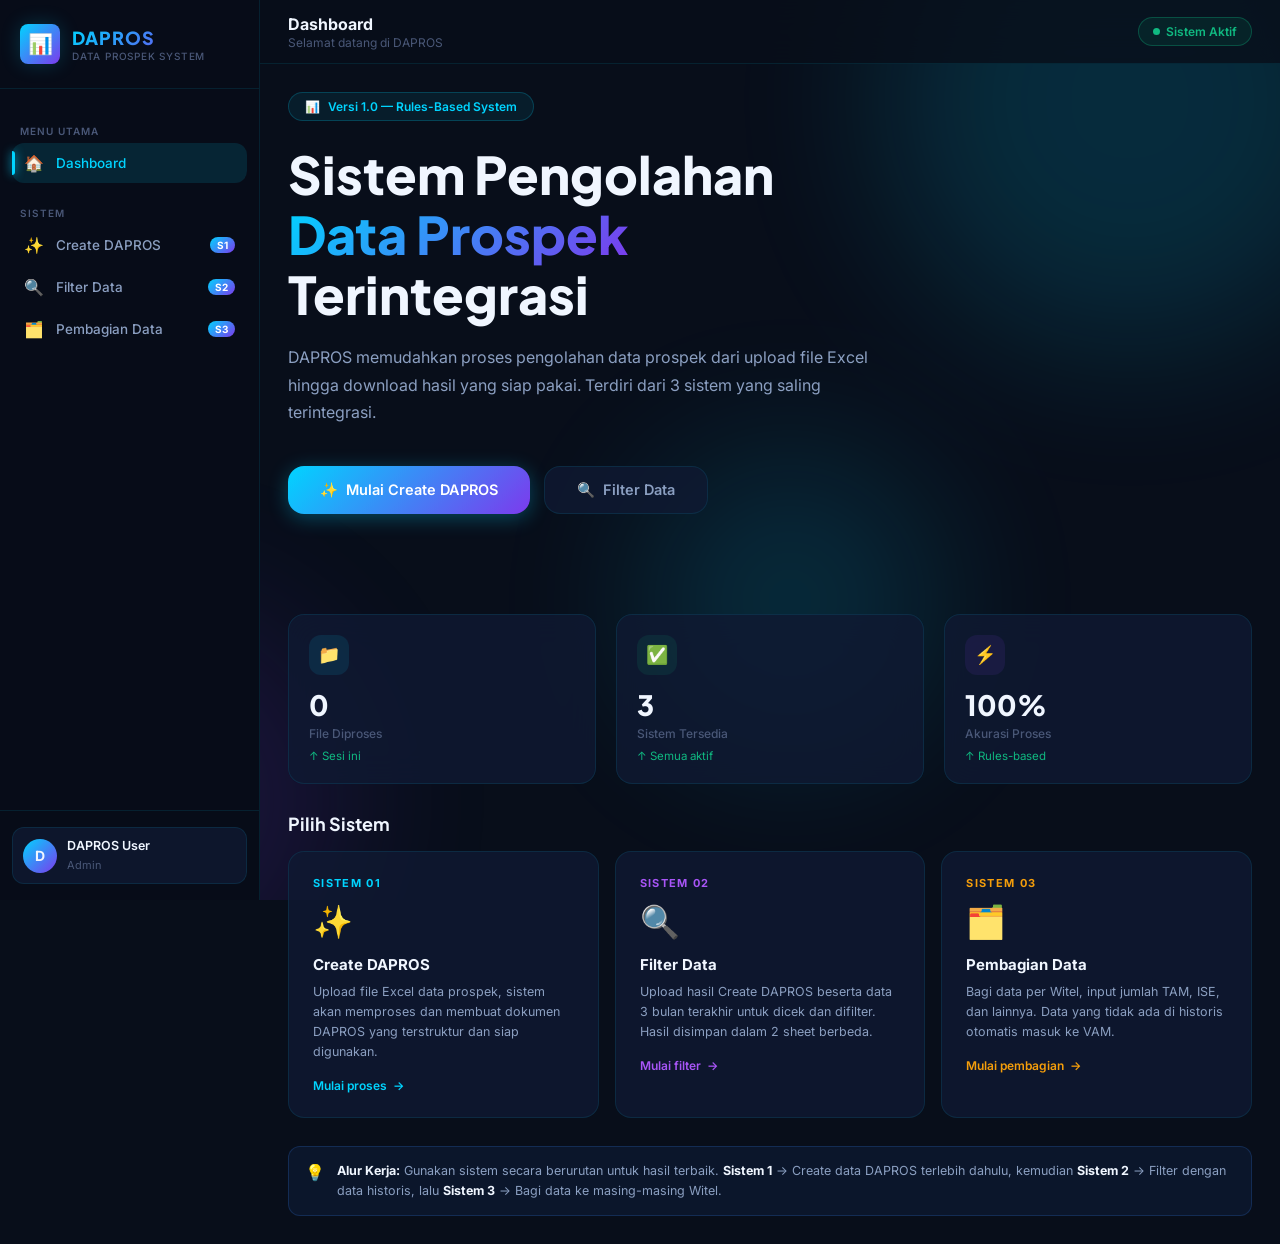
<file: index.html>
<!DOCTYPE html>
<html lang="id">
<head>
  <meta charset="UTF-8" />
  <meta name="viewport" content="width=device-width, initial-scale=1.0" />
  <title>DAPROS — Data Prospek System</title>
  <meta name="description" content="DAPROS adalah sistem pengolahan Data Prospek yang modern dan efisien. Upload, proses, dan download data Excel dengan mudah." />
  <link rel="stylesheet" href="css/style.css" />
  <link rel="icon" href="data:image/svg+xml,<svg xmlns='http://www.w3.org/2000/svg' viewBox='0 0 100 100'><text y='.9em' font-size='90'>📊</text></svg>" />
</head>
<body>

<!-- Background Orbs -->
<div class="bg-orbs">
  <div class="orb orb-1"></div>
  <div class="orb orb-2"></div>
  <div class="orb orb-3"></div>
</div>

<!-- App Layout -->
<div class="app-layout">

  <!-- Sidebar -->
  <aside class="sidebar" id="sidebar">
    <div class="sidebar-logo">
      <div class="logo-icon">📊</div>
      <div class="logo-text">
        <h1>DAPROS</h1>
        <p>Data Prospek System</p>
      </div>
    </div>

    <nav class="sidebar-nav">
      <div class="nav-section-label">Menu Utama</div>

      <a href="index.html" class="nav-item active" id="nav-home">
        <span class="nav-icon">🏠</span>
        <span>Dashboard</span>
      </a>

      <div class="nav-section-label" style="margin-top:16px">Sistem</div>

      <a href="sistem1.html" class="nav-item" id="nav-s1">
        <span class="nav-icon">✨</span>
        <span>Create DAPROS</span>
        <span class="nav-badge">S1</span>
      </a>

      <a href="sistem2.html" class="nav-item" id="nav-s2">
        <span class="nav-icon">🔍</span>
        <span>Filter Data</span>
        <span class="nav-badge">S2</span>
      </a>

      <a href="sistem3.html" class="nav-item" id="nav-s3">
        <span class="nav-icon">🗂️</span>
        <span>Pembagian Data</span>
        <span class="nav-badge">S3</span>
      </a>
    </nav>

    <div class="sidebar-footer">
      <div class="user-card">
        <div class="user-avatar">D</div>
        <div class="user-info">
          <p>DAPROS User</p>
          <span>Admin</span>
        </div>
      </div>
    </div>
  </aside>

  <!-- Sidebar Overlay (mobile) -->
  <div class="sidebar-overlay" id="sidebar-overlay"></div>

  <!-- Main Content -->
  <div class="main-content">

    <!-- Top Header -->
    <header class="top-header">
      <div style="display:flex;align-items:center;gap:12px">
        <button class="mobile-menu-btn" id="mobile-menu-btn" style="display:none">☰</button>
        <div class="header-left">
          <div class="header-title">Dashboard</div>
          <div class="header-breadcrumb">Selamat datang di DAPROS</div>
        </div>
      </div>
      <div class="header-right">
        <div class="header-badge">
          <div class="status-dot"></div>
          Sistem Aktif
        </div>
      </div>
    </header>

    <!-- Page Content -->
    <main class="page-content">

      <!-- Hero Section -->
      <section class="landing-hero" style="min-height:auto;padding:0 0 40px 0">
        <div class="hero-tag">
          <span>📊</span>
          <span>Versi 1.0 — Rules-Based System</span>
        </div>

        <h1 class="hero-title">
          Sistem Pengolahan<br/>
          <span class="gradient-text">Data Prospek</span><br/>
          Terintegrasi
        </h1>

        <p class="hero-desc">
          DAPROS memudahkan proses pengolahan data prospek dari upload file Excel hingga download hasil yang siap pakai.
          Terdiri dari 3 sistem yang saling terintegrasi.
        </p>

        <div class="hero-actions">
          <a href="sistem1.html" class="btn btn-primary btn-lg">
            <span>✨</span> Mulai Create DAPROS
          </a>
          <a href="sistem2.html" class="btn btn-secondary btn-lg">
            <span>🔍</span> Filter Data
          </a>
        </div>
      </section>

      <!-- Stats Row -->
      <div class="grid-3 mb-8" style="margin-bottom:28px">
        <div class="stat-card">
          <div class="stat-header">
            <div class="stat-icon cyan">📁</div>
          </div>
          <div class="stat-value" id="stat-processed">0</div>
          <div class="stat-label">File Diproses</div>
          <div class="stat-change up">↑ Sesi ini</div>
        </div>
        <div class="stat-card">
          <div class="stat-header">
            <div class="stat-icon green">✅</div>
          </div>
          <div class="stat-value" id="stat-success">3</div>
          <div class="stat-label">Sistem Tersedia</div>
          <div class="stat-change up">↑ Semua aktif</div>
        </div>
        <div class="stat-card">
          <div class="stat-header">
            <div class="stat-icon purple">⚡</div>
          </div>
          <div class="stat-value">100%</div>
          <div class="stat-label">Akurasi Proses</div>
          <div class="stat-change up">↑ Rules-based</div>
        </div>
      </div>

      <!-- System Cards -->
      <h2 style="font-family:'Plus Jakarta Sans',sans-serif;font-size:18px;font-weight:700;margin-bottom:16px;color:var(--text-primary)">
        Pilih Sistem
      </h2>

      <div class="hero-cards">

        <!-- Sistem 1 -->
        <a href="sistem1.html" class="system-card s1">
          <div class="system-card-num">Sistem 01</div>
          <span class="system-card-icon">✨</span>
          <div class="system-card-title">Create DAPROS</div>
          <div class="system-card-desc">
            Upload file Excel data prospek, sistem akan memproses dan membuat dokumen DAPROS yang terstruktur dan siap digunakan.
          </div>
          <div class="system-card-arrow" style="color:var(--accent-primary)">
            Mulai proses <span>→</span>
          </div>
        </a>

        <!-- Sistem 2 -->
        <a href="sistem2.html" class="system-card s2">
          <div class="system-card-num">Sistem 02</div>
          <span class="system-card-icon">🔍</span>
          <div class="system-card-title">Filter Data</div>
          <div class="system-card-desc">
            Upload hasil Create DAPROS beserta data 3 bulan terakhir untuk dicek dan difilter. Hasil disimpan dalam 2 sheet berbeda.
          </div>
          <div class="system-card-arrow" style="color:#a855f7">
            Mulai filter <span>→</span>
          </div>
        </a>

        <!-- Sistem 3 -->
        <a href="sistem3.html" class="system-card s3">
          <div class="system-card-num">Sistem 03</div>
          <span class="system-card-icon">🗂️</span>
          <div class="system-card-title">Pembagian Data</div>
          <div class="system-card-desc">
            Bagi data per Witel, input jumlah TAM, ISE, dan lainnya. Data yang tidak ada di historis otomatis masuk ke VAM.
          </div>
          <div class="system-card-arrow" style="color:var(--warning)">
            Mulai pembagian <span>→</span>
          </div>
        </a>

      </div>

      <!-- Info Section -->
      <div class="info-box info" style="margin-top:28px">
        <span class="info-icon">💡</span>
        <div class="info-text">
          <p><strong>Alur Kerja:</strong> Gunakan sistem secara berurutan untuk hasil terbaik.
          <strong>Sistem 1</strong> → Create data DAPROS terlebih dahulu, kemudian
          <strong>Sistem 2</strong> → Filter dengan data historis, lalu
          <strong>Sistem 3</strong> → Bagi data ke masing-masing Witel.</p>
        </div>
      </div>

    </main>
  </div>
</div>

<!-- Toast Container -->
<div class="toast-container" id="toast-container"></div>

<script src="js/main.js"></script>
<script>
  // Animate stat counter
  function animateCounter(el, target, duration = 1200) {
    let start = 0;
    const step = Math.ceil(target / (duration / 50));
    const timer = setInterval(() => {
      start += step;
      if (start >= target) { el.textContent = target; clearInterval(timer); }
      else el.textContent = start;
    }, 50);
  }

  // Active nav
  document.querySelectorAll('.nav-item').forEach(item => item.classList.remove('active'));
  document.getElementById('nav-home')?.classList.add('active');

  // Load session stats from localStorage
  window.addEventListener('DOMContentLoaded', () => {
    const processed = parseInt(localStorage.getItem('dapros_processed') || '0');
    animateCounter(document.getElementById('stat-processed'), processed);
  });
</script>
</body>
</html>
</file>
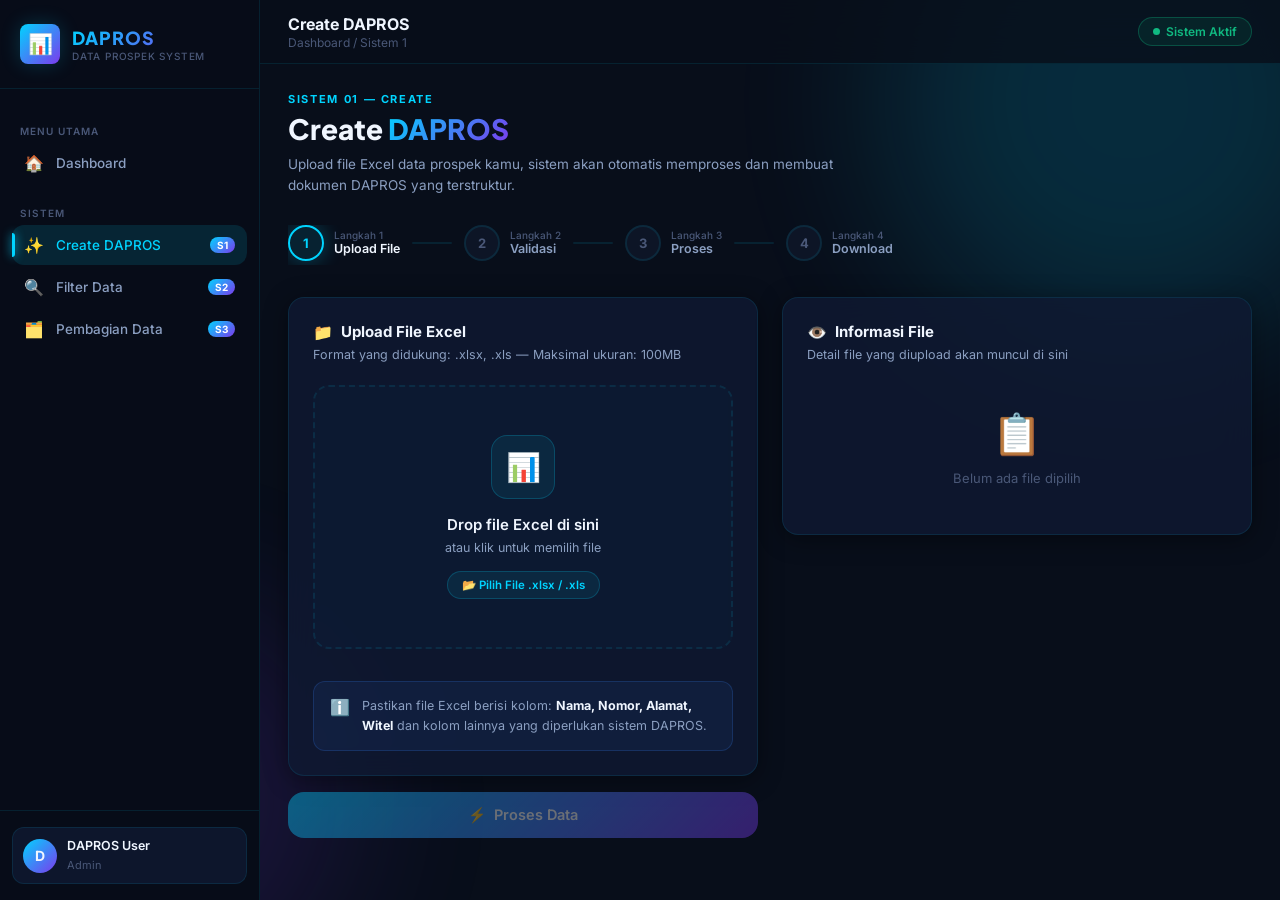
<file: sistem1.html>
<!DOCTYPE html>
<html lang="id">
<head>
  <meta charset="UTF-8" />
  <meta name="viewport" content="width=device-width, initial-scale=1.0" />
  <title>Sistem 1 — Create DAPROS</title>
  <meta name="description" content="Create DAPROS: Upload file Excel data prospek, proses otomatis dan download hasil." />
  <link rel="stylesheet" href="css/style.css" />
  <link rel="icon" href="data:image/svg+xml,<svg xmlns='http://www.w3.org/2000/svg' viewBox='0 0 100 100'><text y='.9em' font-size='90'>✨</text></svg>" />
</head>
<body>

<div class="bg-orbs">
  <div class="orb orb-1"></div>
  <div class="orb orb-2"></div>
</div>

<div class="app-layout">

  <!-- Sidebar -->
  <aside class="sidebar" id="sidebar">
    <div class="sidebar-logo">
      <div class="logo-icon">📊</div>
      <div class="logo-text">
        <h1>DAPROS</h1>
        <p>Data Prospek System</p>
      </div>
    </div>
    <nav class="sidebar-nav">
      <div class="nav-section-label">Menu Utama</div>
      <a href="index.html" class="nav-item">
        <span class="nav-icon">🏠</span><span>Dashboard</span>
      </a>
      <div class="nav-section-label" style="margin-top:16px">Sistem</div>
      <a href="sistem1.html" class="nav-item active">
        <span class="nav-icon">✨</span><span>Create DAPROS</span><span class="nav-badge">S1</span>
      </a>
      <a href="sistem2.html" class="nav-item">
        <span class="nav-icon">🔍</span><span>Filter Data</span><span class="nav-badge">S2</span>
      </a>
      <a href="sistem3.html" class="nav-item">
        <span class="nav-icon">🗂️</span><span>Pembagian Data</span><span class="nav-badge">S3</span>
      </a>
    </nav>
    <div class="sidebar-footer">
      <div class="user-card">
        <div class="user-avatar">D</div>
        <div class="user-info"><p>DAPROS User</p><span>Admin</span></div>
      </div>
    </div>
  </aside>

  <div class="sidebar-overlay" id="sidebar-overlay"></div>

  <div class="main-content">
    <header class="top-header">
      <div style="display:flex;align-items:center;gap:12px">
        <button class="mobile-menu-btn" id="mobile-menu-btn">☰</button>
        <div class="header-left">
          <div class="header-title">Create DAPROS</div>
          <div class="header-breadcrumb">Dashboard / Sistem 1</div>
        </div>
      </div>
      <div class="header-right">
        <div class="header-badge">
          <div class="status-dot"></div>
          Sistem Aktif
        </div>
      </div>
    </header>

    <main class="page-content">

      <!-- Page Header -->
      <div class="page-header">
        <div class="page-header-inner">
          <div class="page-title-group">
            <div class="page-number">Sistem 01 — Create</div>
            <h1 class="page-title">Create <span>DAPROS</span></h1>
            <p class="page-desc">Upload file Excel data prospek kamu, sistem akan otomatis memproses dan membuat dokumen DAPROS yang terstruktur.</p>
          </div>
        </div>
      </div>

      <!-- Step Indicator -->
      <div class="step-indicator" id="step-indicator">
        <div class="step-item" data-step="0">
          <div class="step-circle active">1</div>
          <div class="step-label">
            <span class="s-num">Langkah 1</span>
            <span class="s-name">Upload File</span>
          </div>
          <div class="step-line"></div>
        </div>
        <div class="step-item" data-step="1">
          <div class="step-circle">2</div>
          <div class="step-label">
            <span class="s-num">Langkah 2</span>
            <span class="s-name">Validasi</span>
          </div>
          <div class="step-line"></div>
        </div>
        <div class="step-item" data-step="2">
          <div class="step-circle">3</div>
          <div class="step-label">
            <span class="s-num">Langkah 3</span>
            <span class="s-name">Proses</span>
          </div>
          <div class="step-line"></div>
        </div>
        <div class="step-item" data-step="3">
          <div class="step-circle">4</div>
          <div class="step-label">
            <span class="s-num">Langkah 4</span>
            <span class="s-name">Download</span>
          </div>
        </div>
      </div>

      <!-- Grid Layout -->
      <div class="grid-2" style="align-items:start;gap:24px">

        <!-- Left: Upload Card -->
        <div>
          <div class="card" id="upload-card">
            <div class="card-title"><span class="icon">📁</span> Upload File Excel</div>
            <div class="card-subtitle">Format yang didukung: .xlsx, .xls — Maksimal ukuran: 100MB</div>

            <div class="upload-zone" id="upload-zone-1">
              <input type="file" id="file-input-1" accept=".xlsx,.xls" />
              <div class="upload-icon-wrap">📊</div>
              <div class="upload-title">Drop file Excel di sini</div>
              <div class="upload-desc">atau klik untuk memilih file</div>
              <div class="upload-hint">📂 Pilih File .xlsx / .xls</div>
            </div>

            <!-- File List -->
            <div class="file-list" id="file-list-1"></div>

            <div class="info-box info" style="margin-top:16px">
              <span class="info-icon">ℹ️</span>
              <div class="info-text">
                <p>Pastikan file Excel berisi kolom: <strong>Nama, Nomor, Alamat, Witel</strong> dan kolom lainnya yang diperlukan sistem DAPROS.</p>
              </div>
            </div>
          </div>

          <!-- Process Button -->
          <div style="margin-top:16px">
            <button class="btn btn-primary btn-lg btn-block" id="btn-process-1" disabled>
              <span class="icon">⚡</span>
              Proses Data
            </button>
          </div>
        </div>

        <!-- Right: Result / Info -->
        <div>
          <!-- Preview Card -->
          <div class="card" id="preview-card" style="margin-bottom:16px">
            <div class="card-title"><span class="icon">👁️</span> Informasi File</div>
            <div class="card-subtitle">Detail file yang diupload akan muncul di sini</div>

            <div id="file-info-display" style="text-align:center;padding:24px 0;color:var(--text-muted)">
              <div style="font-size:40px;margin-bottom:12px">📋</div>
              <div style="font-size:13px">Belum ada file dipilih</div>
            </div>
          </div>

          <!-- Progress Card (hidden initially) -->
          <div class="card" id="progress-card" style="display:none">
            <div class="card-title"><span class="icon">⚙️</span> Sedang Memproses...</div>
            <div class="card-subtitle">Mohon tunggu, jangan tutup halaman ini</div>

            <div class="progress-wrap">
              <div class="progress-header">
                <span class="progress-label" id="progress-label-1">Membaca file...</span>
                <span class="progress-pct" id="progress-pct-1">0%</span>
              </div>
              <div class="progress-bar-bg">
                <div class="progress-bar-fill" id="progress-bar-1" style="width:0%"></div>
              </div>
            </div>

            <div class="progress-log" id="progress-log-1"></div>
          </div>

          <!-- Result Card -->
          <div class="result-panel" id="result-panel-1">
            <div class="result-success-header">
              <div class="result-icon">✅</div>
              <div>
                <div class="result-title">Proses Selesai!</div>
                <div class="result-subtitle">Data DAPROS berhasil dibuat dan siap didownload</div>
              </div>
            </div>

            <div class="card">
              <div class="card-title"><span class="icon">📊</span> Ringkasan Hasil</div>
              <div style="display:flex;flex-direction:column;gap:10px;margin-top:12px">
                <div style="display:flex;justify-content:space-between;padding:10px;background:rgba(0,212,255,0.05);border-radius:8px;border:1px solid var(--border-color)">
                  <span style="font-size:13px;color:var(--text-secondary)">Total data diproses</span>
                  <span style="font-size:13px;font-weight:700;color:var(--accent-primary)" id="res-total">—</span>
                </div>
                <div style="display:flex;justify-content:space-between;padding:10px;background:rgba(0,212,255,0.05);border-radius:8px;border:1px solid var(--border-color)">
                  <span style="font-size:13px;color:var(--text-secondary)">Data berhasil</span>
                  <span style="font-size:13px;font-weight:700;color:var(--success)" id="res-success">—</span>
                </div>
                <div style="display:flex;justify-content:space-between;padding:10px;background:rgba(0,212,255,0.05);border-radius:8px;border:1px solid var(--border-color)">
                  <span style="font-size:13px;color:var(--text-secondary)">File output</span>
                  <span style="font-size:13px;font-weight:700;color:var(--text-primary)">hasil_rekomendasi_offering.xlsx</span>
                </div>
              </div>

              <div style="margin-top:20px;display:flex;gap:10px;flex-wrap:wrap">
                <button class="btn btn-success" id="btn-download-1" style="flex:1">
                  <span>⬇️</span> Download Excel
                </button>
                <button class="btn btn-secondary" id="btn-reset-1" style="flex-shrink:0">
                  🔄 Proses Ulang
                </button>
              </div>
            </div>
          </div>
        </div>
      </div>

    </main>
  </div>
</div>

<div class="toast-container" id="toast-container"></div>
<script src="js/main.js"></script>
<script>
// ===== Sistem 1: Create DAPROS =====
let uploadedFile1 = null;
let outputFileId1 = null;

const uploadZone1 = document.getElementById('upload-zone-1');
const fileInput1 = document.getElementById('file-input-1');
const fileList1 = document.getElementById('file-list-1');
const btnProcess1 = document.getElementById('btn-process-1');
const progressCard = document.getElementById('progress-card');
const resultPanel = document.getElementById('result-panel-1');
const fileInfoDisplay = document.getElementById('file-info-display');

// Init upload zone
initUploadZone(uploadZone1, fileInput1, (files) => {
  if (files.length === 0) return;
  const file = files[0];

  // Validate extension
  const ext = file.name.split('.').pop().toLowerCase();
  if (!['xlsx', 'xls'].includes(ext)) {
    showToast('Format file tidak didukung! Gunakan .xlsx atau .xls', 'error');
    return;
  }
  if (file.size > 100 * 1024 * 1024) {
    showToast('Ukuran file terlalu besar (max 100MB)', 'error');
    return;
  }

  uploadedFile1 = file;
  renderFileList1();
  renderFileInfo1();
  btnProcess1.disabled = false;
  showToast('File berhasil diupload!', 'success');
});

function renderFileList1() {
  fileList1.innerHTML = '';
  if (!uploadedFile1) return;

  const item = document.createElement('div');
  item.className = 'file-item';
  item.innerHTML = `
    <span class="file-icon">${getFileIcon(uploadedFile1.name)}</span>
    <div class="file-info">
      <div class="file-name">${uploadedFile1.name}</div>
      <div class="file-size">${formatFileSize(uploadedFile1.size)} &nbsp;·&nbsp; <span class="badge badge-green" style="font-size:10px;padding:1px 7px">Ready</span></div>
    </div>
    <button class="file-remove" id="remove-file-1" title="Hapus file">✕</button>
  `;
  fileList1.appendChild(item);

  document.getElementById('remove-file-1').addEventListener('click', (e) => {
    e.stopPropagation();
    uploadedFile1 = null;
    renderFileList1();
    renderFileInfo1();
    btnProcess1.disabled = true;
    showToast('File dihapus', 'info');
  });
}

function renderFileInfo1() {
  if (!uploadedFile1) {
    fileInfoDisplay.innerHTML = `
      <div style="font-size:40px;margin-bottom:12px">📋</div>
      <div style="font-size:13px;color:var(--text-muted)">Belum ada file dipilih</div>
    `;
    return;
  }

  const ext = uploadedFile1.name.split('.').pop().toUpperCase();
  const kb = (uploadedFile1.size / 1024).toFixed(1);
  fileInfoDisplay.innerHTML = `
    <div style="display:flex;flex-direction:column;gap:10px">
      <div style="display:flex;align-items:center;gap:12px;padding:12px;background:rgba(0,212,255,0.05);border-radius:10px;border:1px solid var(--border-color)">
        <div style="font-size:32px">📊</div>
        <div style="flex:1;min-width:0">
          <div style="font-size:13px;font-weight:600;white-space:nowrap;overflow:hidden;text-overflow:ellipsis">${uploadedFile1.name}</div>
          <div style="font-size:11px;color:var(--text-muted);margin-top:3px">${formatFileSize(uploadedFile1.size)} &nbsp;·&nbsp; ${ext} Format</div>
        </div>
        <span class="badge badge-green">✓ Valid</span>
      </div>
      <div style="display:grid;grid-template-columns:1fr 1fr;gap:8px">
        <div style="padding:10px;background:rgba(0,0,0,0.2);border-radius:8px;text-align:center">
          <div style="font-size:11px;color:var(--text-muted)">Format</div>
          <div style="font-size:14px;font-weight:700;color:var(--accent-primary);margin-top:3px">${ext}</div>
        </div>
        <div style="padding:10px;background:rgba(0,0,0,0.2);border-radius:8px;text-align:center">
          <div style="font-size:11px;color:var(--text-muted)">Ukuran</div>
          <div style="font-size:14px;font-weight:700;color:var(--text-primary);margin-top:3px">${kb} KB</div>
        </div>
      </div>
      <div style="padding:10px;background:rgba(16,185,129,0.07);border:1px solid rgba(16,185,129,0.2);border-radius:8px;text-align:center;font-size:12px;color:var(--success)">
        ✅ File siap untuk diproses
      </div>
    </div>
  `;
}

// Process button
btnProcess1.addEventListener('click', async () => {
  if (!uploadedFile1) {
    showToast('Pilih file terlebih dahulu!', 'warning');
    return;
  }

  const stepItems = document.querySelectorAll('.step-item');
  const pctEl = document.getElementById('progress-pct-1');
  const barEl = document.getElementById('progress-bar-1');
  const logEl = document.getElementById('progress-log-1');

  progressCard.style.display = 'block';
  resultPanel.classList.remove('show');
  btnProcess1.disabled = true;
  btnProcess1.innerHTML = '<div class="spinner"></div> Memproses...';
  updateSteps(stepItems, 2);
  logEl.innerHTML = '<div class="log-entry">Mengirim file ke backend FastAPI...</div>';
  barEl.style.width = '25%';
  pctEl.textContent = '25%';

  try {
    const formData = new FormData();
    formData.append('file', uploadedFile1);

    const response = await fetch(`${API_BASE}/api/create-dapros`, {
      method: 'POST',
      body: formData
    });

    const data = await response.json();
    if (!response.ok) throw new Error(data.detail || 'Gagal memproses file');

    outputFileId1 = data.file_id;
    const summary = data.summary || {};

    barEl.style.width = '100%';
    pctEl.textContent = '100%';
    logEl.innerHTML += '<div class="log-entry success">✓ File Excel output berhasil dibuat</div>';

    document.getElementById('res-total').textContent = (summary.total || 0).toLocaleString('id-ID') + ' baris';
    document.getElementById('res-success').textContent = (summary.total || 0).toLocaleString('id-ID') + ' baris';

    setTimeout(() => {
      progressCard.style.display = 'none';
      resultPanel.classList.add('show');
      updateSteps(stepItems, 3);
      const prev = parseInt(localStorage.getItem('dapros_processed') || '0');
      localStorage.setItem('dapros_processed', prev + 1);
      showToast('DAPROS berhasil dibuat!', 'success', 5000);
      btnProcess1.innerHTML = '<span class="icon">⚡</span> Proses Data';
      btnProcess1.disabled = false;
    }, 400);
  } catch (err) {
    showToast(err.message, 'error', 6000);
    logEl.innerHTML += `<div class="log-entry error">✕ ${err.message}</div>`;
    btnProcess1.innerHTML = '<span class="icon">⚡</span> Proses Data';
    btnProcess1.disabled = false;
  }
});

// Download button
document.getElementById('btn-download-1').addEventListener('click', () => {
  downloadOutput(outputFileId1);
});

// Reset button
document.getElementById('btn-reset-1').addEventListener('click', () => {
  uploadedFile1 = null;
  renderFileList1();
  renderFileInfo1();
  btnProcess1.disabled = true;
  btnProcess1.innerHTML = '<span class="icon">⚡</span> Proses Data';
  resultPanel.classList.remove('show');
  progressCard.style.display = 'none';
  document.getElementById('progress-log-1').innerHTML = '';
  document.getElementById('progress-bar-1').style.width = '0%';
  document.getElementById('progress-pct-1').textContent = '0%';

  const stepItems = document.querySelectorAll('.step-item');
  updateSteps(stepItems, 0);
  showToast('Form direset', 'info');
});
</script>
</body>
</html>
</file>
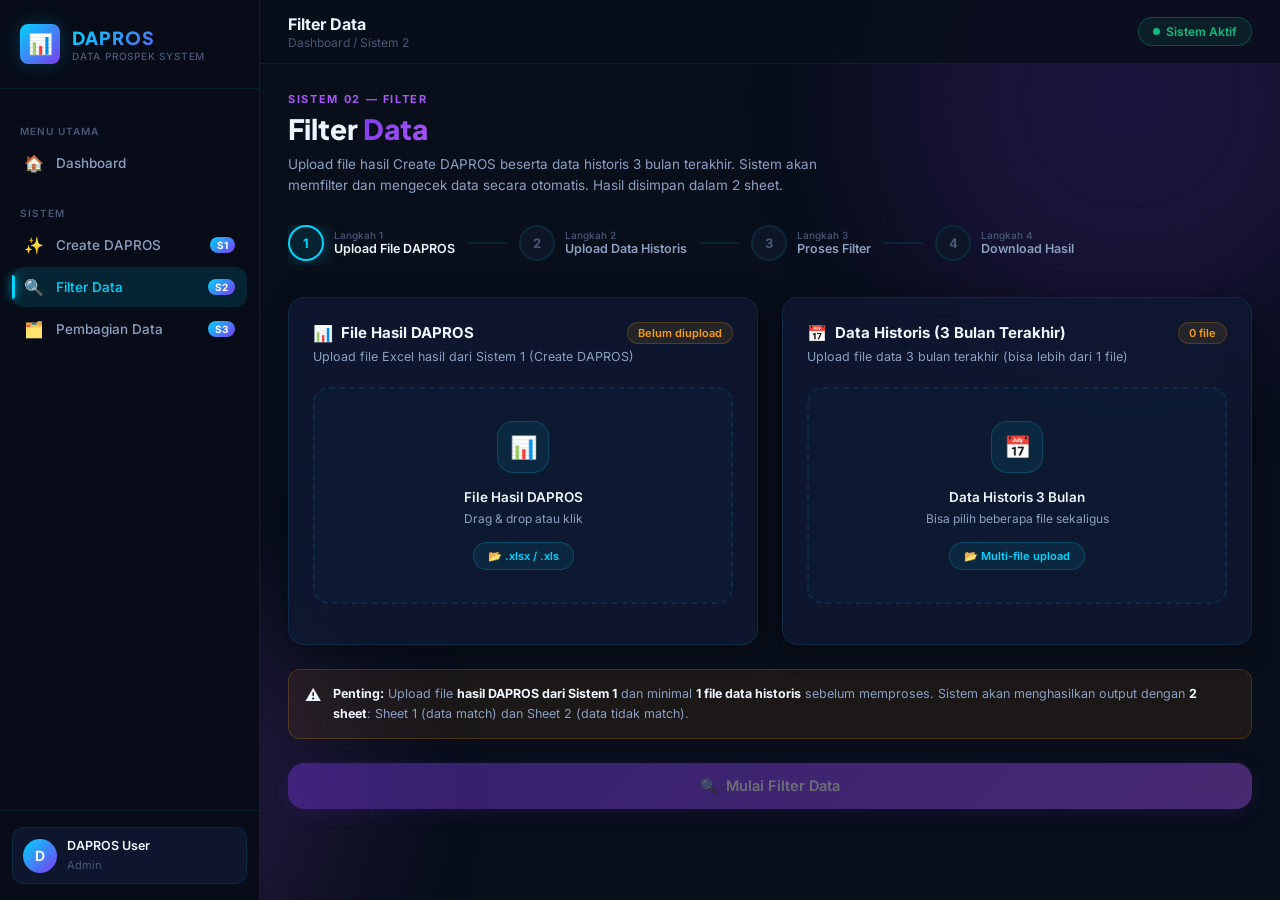
<file: sistem2.html>
<!DOCTYPE html>
<html lang="id">
<head>
  <meta charset="UTF-8" />
  <meta name="viewport" content="width=device-width, initial-scale=1.0" />
  <title>Sistem 2 — Filter Data DAPROS</title>
  <meta name="description" content="Filter Data: Upload hasil DAPROS dan data 3 bulan terakhir untuk difilter dan dicek." />
  <link rel="stylesheet" href="css/style.css" />
  <link rel="icon" href="data:image/svg+xml,<svg xmlns='http://www.w3.org/2000/svg' viewBox='0 0 100 100'><text y='.9em' font-size='90'>🔍</text></svg>" />
</head>
<body>

<div class="bg-orbs">
  <div class="orb orb-1" style="background:#7c3aed"></div>
  <div class="orb orb-2" style="background:#a855f7"></div>
</div>

<div class="app-layout">

  <!-- Sidebar -->
  <aside class="sidebar" id="sidebar">
    <div class="sidebar-logo">
      <div class="logo-icon">📊</div>
      <div class="logo-text">
        <h1>DAPROS</h1>
        <p>Data Prospek System</p>
      </div>
    </div>
    <nav class="sidebar-nav">
      <div class="nav-section-label">Menu Utama</div>
      <a href="index.html" class="nav-item">
        <span class="nav-icon">🏠</span><span>Dashboard</span>
      </a>
      <div class="nav-section-label" style="margin-top:16px">Sistem</div>
      <a href="sistem1.html" class="nav-item">
        <span class="nav-icon">✨</span><span>Create DAPROS</span><span class="nav-badge">S1</span>
      </a>
      <a href="sistem2.html" class="nav-item active">
        <span class="nav-icon">🔍</span><span>Filter Data</span><span class="nav-badge">S2</span>
      </a>
      <a href="sistem3.html" class="nav-item">
        <span class="nav-icon">🗂️</span><span>Pembagian Data</span><span class="nav-badge">S3</span>
      </a>
    </nav>
    <div class="sidebar-footer">
      <div class="user-card">
        <div class="user-avatar">D</div>
        <div class="user-info"><p>DAPROS User</p><span>Admin</span></div>
      </div>
    </div>
  </aside>

  <div class="sidebar-overlay" id="sidebar-overlay"></div>

  <div class="main-content">
    <header class="top-header">
      <div style="display:flex;align-items:center;gap:12px">
        <button class="mobile-menu-btn" id="mobile-menu-btn">☰</button>
        <div class="header-left">
          <div class="header-title">Filter Data</div>
          <div class="header-breadcrumb">Dashboard / Sistem 2</div>
        </div>
      </div>
      <div class="header-right">
        <div class="header-badge">
          <div class="status-dot"></div>
          Sistem Aktif
        </div>
      </div>
    </header>

    <main class="page-content">

      <!-- Page Header -->
      <div class="page-header">
        <div class="page-header-inner">
          <div class="page-title-group">
            <div class="page-number" style="color:#a855f7">Sistem 02 — Filter</div>
            <h1 class="page-title">Filter <span style="background:linear-gradient(135deg,#7c3aed,#a855f7);-webkit-background-clip:text;-webkit-text-fill-color:transparent;background-clip:text">Data</span></h1>
            <p class="page-desc">Upload file hasil Create DAPROS beserta data historis 3 bulan terakhir. Sistem akan memfilter dan mengecek data secara otomatis. Hasil disimpan dalam 2 sheet.</p>
          </div>
        </div>
      </div>

      <!-- Step Indicator -->
      <div class="step-indicator" id="step-indicator-2">
        <div class="step-item">
          <div class="step-circle active">1</div>
          <div class="step-label"><span class="s-num">Langkah 1</span><span class="s-name">Upload File DAPROS</span></div>
          <div class="step-line"></div>
        </div>
        <div class="step-item">
          <div class="step-circle">2</div>
          <div class="step-label"><span class="s-num">Langkah 2</span><span class="s-name">Upload Data Historis</span></div>
          <div class="step-line"></div>
        </div>
        <div class="step-item">
          <div class="step-circle">3</div>
          <div class="step-label"><span class="s-num">Langkah 3</span><span class="s-name">Proses Filter</span></div>
          <div class="step-line"></div>
        </div>
        <div class="step-item">
          <div class="step-circle">4</div>
          <div class="step-label"><span class="s-num">Langkah 4</span><span class="s-name">Download Hasil</span></div>
        </div>
      </div>

      <!-- Upload Section -->
      <div class="grid-2" style="align-items:start;gap:24px;margin-bottom:24px">

        <!-- File DAPROS -->
        <div class="card">
          <div class="card-title">
            <span class="icon">📊</span>
            File Hasil DAPROS
            <span id="badge-dapros" class="badge badge-orange" style="margin-left:auto">Belum diupload</span>
          </div>
          <div class="card-subtitle">Upload file Excel hasil dari Sistem 1 (Create DAPROS)</div>

          <div class="upload-zone" id="upload-dapros" style="padding:32px 24px">
            <input type="file" id="file-dapros" accept=".xlsx,.xls" />
            <div class="upload-icon-wrap" style="width:52px;height:52px;font-size:22px">📊</div>
            <div class="upload-title" style="font-size:13.5px">File Hasil DAPROS</div>
            <div class="upload-desc" style="font-size:12px">Drag & drop atau klik</div>
            <div class="upload-hint" style="font-size:11px">📂 .xlsx / .xls</div>
          </div>

          <div class="file-list" id="file-list-dapros"></div>
        </div>

        <!-- File Historis -->
        <div class="card">
          <div class="card-title">
            <span class="icon">📅</span>
            Data Historis (3 Bulan Terakhir)
            <span id="badge-historis" class="badge badge-orange" style="margin-left:auto">0 file</span>
          </div>
          <div class="card-subtitle">Upload file data 3 bulan terakhir (bisa lebih dari 1 file)</div>

          <div class="upload-zone" id="upload-historis" style="padding:32px 24px">
            <input type="file" id="file-historis" accept=".xlsx,.xls" multiple />
            <div class="upload-icon-wrap" style="width:52px;height:52px;font-size:22px">📅</div>
            <div class="upload-title" style="font-size:13.5px">Data Historis 3 Bulan</div>
            <div class="upload-desc" style="font-size:12px">Bisa pilih beberapa file sekaligus</div>
            <div class="upload-hint" style="font-size:11px">📂 Multi-file upload</div>
          </div>

          <div class="file-list" id="file-list-historis"></div>
        </div>
      </div>

      <!-- Info Box -->
      <div class="info-box warning" style="margin-bottom:24px">
        <span class="info-icon">⚠️</span>
        <div class="info-text">
          <p><strong>Penting:</strong> Upload file <strong>hasil DAPROS dari Sistem 1</strong> dan minimal <strong>1 file data historis</strong> sebelum memproses. Sistem akan menghasilkan output dengan <strong>2 sheet</strong>: Sheet 1 (data match) dan Sheet 2 (data tidak match).</p>
        </div>
      </div>

      <!-- Process Button -->
      <button class="btn btn-primary btn-lg btn-block" id="btn-process-2" disabled
        style="background:linear-gradient(135deg,#7c3aed,#a855f7);box-shadow:0 4px 20px rgba(124,58,237,0.3);margin-bottom:24px">
        <span>🔍</span> Mulai Filter Data
      </button>

      <!-- Progress (hidden) -->
      <div class="card" id="progress-card-2" style="display:none;margin-bottom:24px">
        <div class="card-title"><span class="icon">⚙️</span> Sedang Memfilter Data...</div>
        <div class="card-subtitle">Mencocokkan data DAPROS dengan historis 3 bulan terakhir</div>

        <div class="progress-wrap">
          <div class="progress-header">
            <span class="progress-label" id="progress-label-2">Inisialisasi...</span>
            <span class="progress-pct" id="progress-pct-2">0%</span>
          </div>
          <div class="progress-bar-bg">
            <div class="progress-bar-fill" id="progress-bar-2" style="width:0%;background:linear-gradient(135deg,#7c3aed,#a855f7)"></div>
          </div>
        </div>
        <div class="progress-log" id="progress-log-2"></div>
      </div>

      <!-- Result -->
      <div class="result-panel" id="result-panel-2">
        <div class="result-success-header">
          <div class="result-icon">🔍</div>
          <div>
            <div class="result-title" style="color:#a855f7">Filter Selesai!</div>
            <div class="result-subtitle">Data telah difilter dan disimpan dalam 2 sheet</div>
          </div>
        </div>

        <!-- Result Stats -->
        <div class="grid-3" style="margin-bottom:20px">
          <div class="stat-card">
            <div class="stat-icon cyan">📊</div>
            <div class="stat-value" id="res2-total" style="font-size:22px">—</div>
            <div class="stat-label">Total Data Input</div>
          </div>
          <div class="stat-card">
            <div class="stat-icon green">✅</div>
            <div class="stat-value" id="res2-match" style="font-size:22px;color:var(--success)">—</div>
            <div class="stat-label">Data Match (Sheet 1)</div>
          </div>
          <div class="stat-card">
            <div class="stat-icon orange" style="background:rgba(245,158,11,0.1)">❌</div>
            <div class="stat-value" id="res2-nomatch" style="font-size:22px;color:var(--warning)">—</div>
            <div class="stat-label">Tidak Match (Sheet 2)</div>
          </div>
        </div>

        <div class="card">
          <div class="card-title"><span class="icon">📥</span> Download Hasil Filter</div>
          <div style="display:flex;align-items:center;gap:12px;padding:14px;background:rgba(0,0,0,0.2);border-radius:10px;margin-top:12px;border:1px solid var(--border-color)">
            <span style="font-size:28px">📊</span>
            <div style="flex:1">
              <div style="font-size:13px;font-weight:600">DAPROS_Filter_Result.xlsx</div>
              <div style="font-size:11px;color:var(--text-muted);margin-top:2px">Berisi 2 sheet: Data Match & Data Tidak Match</div>
            </div>
            <span class="badge badge-green">Siap</span>
          </div>

          <div style="display:flex;gap:10px;margin-top:16px;flex-wrap:wrap">
            <button class="btn btn-success" id="btn-download-2" style="flex:1;background:linear-gradient(135deg,#7c3aed,#a855f7);box-shadow:0 4px 20px rgba(124,58,237,0.3)">
              <span>⬇️</span> Download Excel
            </button>
            <button class="btn btn-secondary" id="btn-reset-2">🔄 Reset</button>
          </div>
        </div>
      </div>

    </main>
  </div>
</div>

<div class="toast-container" id="toast-container"></div>
<script src="js/main.js"></script>
<script>
// ===== Sistem 2: Filter Data =====
let fileDapros = null;
let filesHistoris = [];
let outputFileId2 = null;

const uploadDapros = document.getElementById('upload-dapros');
const fileInputDapros = document.getElementById('file-dapros');
const fileListDapros = document.getElementById('file-list-dapros');
const badgeDapros = document.getElementById('badge-dapros');

const uploadHistoris = document.getElementById('upload-historis');
const fileInputHistoris = document.getElementById('file-historis');
const fileListHistoris = document.getElementById('file-list-historis');
const badgeHistoris = document.getElementById('badge-historis');

const btnProcess2 = document.getElementById('btn-process-2');

function checkReady() {
  btnProcess2.disabled = !(fileDapros && filesHistoris.length > 0);
}

// Upload DAPROS file
initUploadZone(uploadDapros, fileInputDapros, (files) => {
  if (!files.length) return;
  const file = files[0];
  const ext = file.name.split('.').pop().toLowerCase();
  if (!['xlsx', 'xls'].includes(ext)) { showToast('Format tidak didukung!', 'error'); return; }

  fileDapros = file;
  renderFileDapros();
  checkReady();
  showToast('File DAPROS diupload!', 'success');
});

// Upload Historis (multi)
initUploadZone(uploadHistoris, fileInputHistoris, (files) => {
  const valid = files.filter(f => ['xlsx','xls'].includes(f.name.split('.').pop().toLowerCase()));
  if (valid.length < files.length) showToast(`${files.length - valid.length} file dilewati (format tidak valid)`, 'warning');
  filesHistoris.push(...valid);
  renderFilesHistoris();
  checkReady();
  if (valid.length > 0) showToast(`${valid.length} file historis ditambahkan!`, 'success');
});

function renderFileDapros() {
  fileListDapros.innerHTML = '';
  if (!fileDapros) { badgeDapros.className = 'badge badge-orange'; badgeDapros.textContent = 'Belum diupload'; return; }

  badgeDapros.className = 'badge badge-green';
  badgeDapros.textContent = '✓ Uploaded';

  const item = document.createElement('div');
  item.className = 'file-item';
  item.innerHTML = `
    <span class="file-icon">📊</span>
    <div class="file-info">
      <div class="file-name">${fileDapros.name}</div>
      <div class="file-size">${formatFileSize(fileDapros.size)}</div>
    </div>
    <button class="file-remove" id="rm-dapros">✕</button>
  `;
  fileListDapros.appendChild(item);

  document.getElementById('rm-dapros').addEventListener('click', (e) => {
    e.stopPropagation();
    fileDapros = null;
    renderFileDapros();
    checkReady();
  });
}

function renderFilesHistoris() {
  fileListHistoris.innerHTML = '';
  badgeHistoris.textContent = `${filesHistoris.length} file`;
  badgeHistoris.className = filesHistoris.length > 0 ? 'badge badge-green' : 'badge badge-orange';

  filesHistoris.forEach((f, i) => {
    const item = document.createElement('div');
    item.className = 'file-item';
    item.innerHTML = `
      <span class="file-icon">📅</span>
      <div class="file-info">
        <div class="file-name">${f.name}</div>
        <div class="file-size">${formatFileSize(f.size)}</div>
      </div>
      <button class="file-remove" data-idx="${i}">✕</button>
    `;
    fileListHistoris.appendChild(item);
  });

  fileListHistoris.querySelectorAll('.file-remove').forEach(btn => {
    btn.addEventListener('click', (e) => {
      e.stopPropagation();
      const idx = parseInt(btn.dataset.idx);
      filesHistoris.splice(idx, 1);
      renderFilesHistoris();
      checkReady();
    });
  });
}

// Process
btnProcess2.addEventListener('click', async () => {
  const prog = document.getElementById('progress-card-2');
  const result = document.getElementById('result-panel-2');
  const logEl = document.getElementById('progress-log-2');
  const barEl = document.getElementById('progress-bar-2');
  const pctEl = document.getElementById('progress-pct-2');

  prog.style.display = 'block';
  result.classList.remove('show');
  btnProcess2.disabled = true;
  btnProcess2.innerHTML = '<div class="spinner"></div> Memfilter...';
  const steps2 = document.querySelectorAll('.step-item');
  updateSteps(steps2, 2);
  logEl.innerHTML = '<div class="log-entry">Mengirim file DAPROS dan historis ke backend...</div>';
  barEl.style.width = '30%';
  pctEl.textContent = '30%';

  try {
    const formData = new FormData();
    formData.append('dapros_file', fileDapros);
    filesHistoris.forEach(f => formData.append('historis_files', f));

    const response = await fetch(`${API_BASE}/api/filter-ncli`, {
      method: 'POST',
      body: formData
    });
    const data = await response.json();
    if (!response.ok) throw new Error(data.detail || 'Gagal memfilter data');

    outputFileId2 = data.file_id;
    const s = data.summary || {};
    barEl.style.width = '100%';
    pctEl.textContent = '100%';
    logEl.innerHTML += '<div class="log-entry success">✓ Filter NCLI selesai dan file output dibuat</div>';

    document.getElementById('res2-total').textContent = (s.total || 0).toLocaleString('id-ID');
    document.getElementById('res2-match').textContent = (s.terfilter || 0).toLocaleString('id-ID');
    document.getElementById('res2-nomatch').textContent = (s.bersih || 0).toLocaleString('id-ID');

    setTimeout(() => {
      prog.style.display = 'none';
      result.classList.add('show');
      updateSteps(steps2, 3);
      showToast('Filter data selesai!', 'success', 5000);
      btnProcess2.innerHTML = '<span>🔍</span> Mulai Filter Data';
      btnProcess2.disabled = false;
    }, 400);
  } catch (err) {
    showToast(err.message, 'error', 6000);
    logEl.innerHTML += `<div class="log-entry error">✕ ${err.message}</div>`;
    btnProcess2.innerHTML = '<span>🔍</span> Mulai Filter Data';
    btnProcess2.disabled = false;
  }
});

document.getElementById('btn-download-2').addEventListener('click', () => {
  downloadOutput(outputFileId2);
});

document.getElementById('btn-reset-2').addEventListener('click', () => {
  fileDapros = null;
  filesHistoris = [];
  renderFileDapros();
  renderFilesHistoris();
  checkReady();

  document.getElementById('progress-card-2').style.display = 'none';
  document.getElementById('result-panel-2').classList.remove('show');
  document.getElementById('progress-log-2').innerHTML = '';
  document.getElementById('progress-bar-2').style.width = '0%';
  document.getElementById('progress-pct-2').textContent = '0%';

  const steps2 = document.querySelectorAll('.step-item');
  updateSteps(steps2, 0);
  showToast('Form direset', 'info');
});
</script>
</body>
</html>
</file>
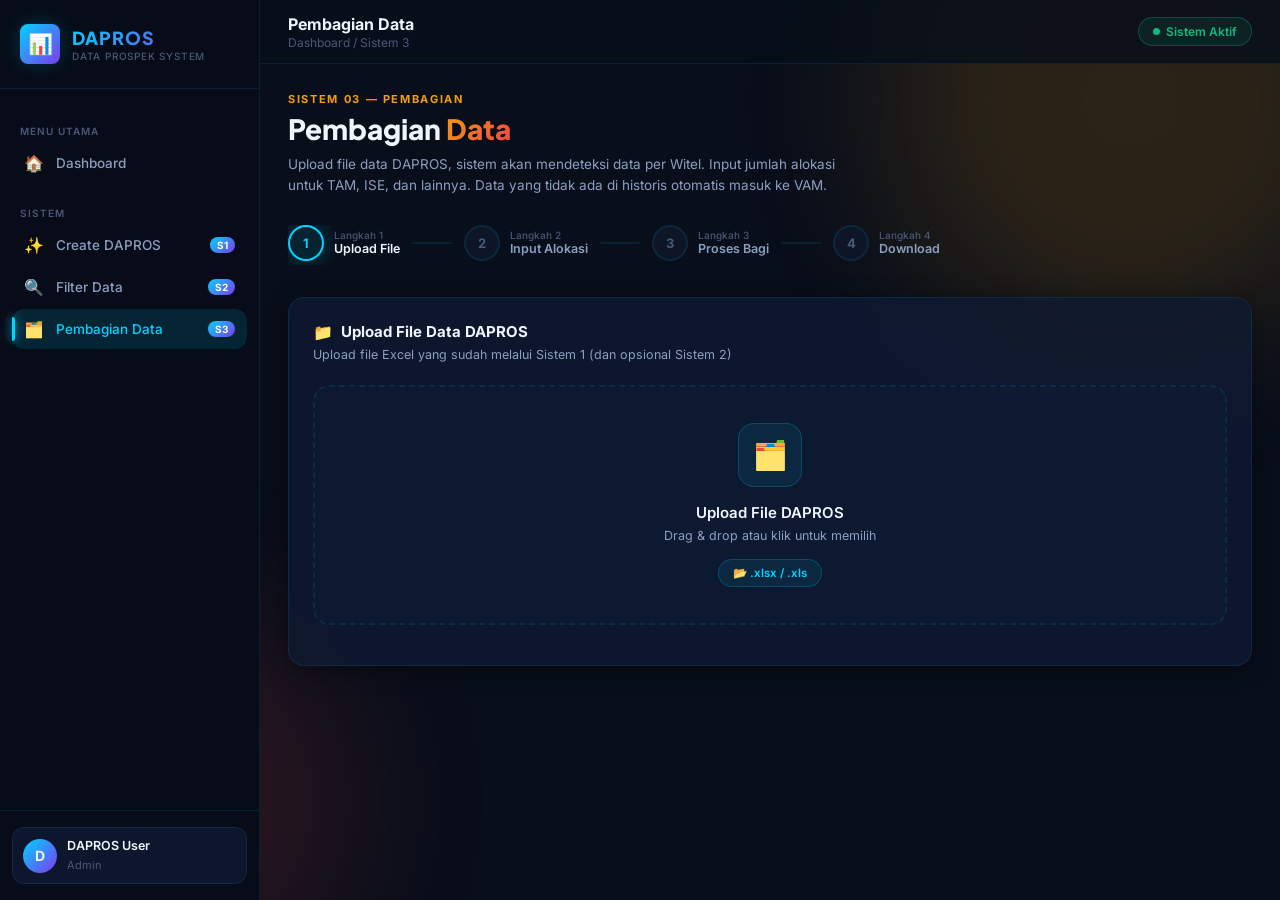
<file: sistem3.html>
<!DOCTYPE html>
<html lang="id">
<head>
  <meta charset="UTF-8" />
  <meta name="viewport" content="width=device-width, initial-scale=1.0" />
  <title>Sistem 3 — Pembagian Data per Witel</title>
  <meta name="description" content="Pembagian Data: Bagi data prospek per Witel, input TAM, ISE, dan alokasi VAM." />
  <link rel="stylesheet" href="css/style.css" />
  <link rel="icon" href="data:image/svg+xml,<svg xmlns='http://www.w3.org/2000/svg' viewBox='0 0 100 100'><text y='.9em' font-size='90'>🗂️</text></svg>" />
</head>
<body>

<div class="bg-orbs">
  <div class="orb orb-1" style="background:#f59e0b"></div>
  <div class="orb orb-2" style="background:#ef4444"></div>
</div>

<div class="app-layout">

  <!-- Sidebar -->
  <aside class="sidebar" id="sidebar">
    <div class="sidebar-logo">
      <div class="logo-icon">📊</div>
      <div class="logo-text">
        <h1>DAPROS</h1>
        <p>Data Prospek System</p>
      </div>
    </div>
    <nav class="sidebar-nav">
      <div class="nav-section-label">Menu Utama</div>
      <a href="index.html" class="nav-item">
        <span class="nav-icon">🏠</span><span>Dashboard</span>
      </a>
      <div class="nav-section-label" style="margin-top:16px">Sistem</div>
      <a href="sistem1.html" class="nav-item">
        <span class="nav-icon">✨</span><span>Create DAPROS</span><span class="nav-badge">S1</span>
      </a>
      <a href="sistem2.html" class="nav-item">
        <span class="nav-icon">🔍</span><span>Filter Data</span><span class="nav-badge">S2</span>
      </a>
      <a href="sistem3.html" class="nav-item active">
        <span class="nav-icon">🗂️</span><span>Pembagian Data</span><span class="nav-badge">S3</span>
      </a>
    </nav>
    <div class="sidebar-footer">
      <div class="user-card">
        <div class="user-avatar">D</div>
        <div class="user-info"><p>DAPROS User</p><span>Admin</span></div>
      </div>
    </div>
  </aside>

  <div class="sidebar-overlay" id="sidebar-overlay"></div>

  <div class="main-content">
    <header class="top-header">
      <div style="display:flex;align-items:center;gap:12px">
        <button class="mobile-menu-btn" id="mobile-menu-btn">☰</button>
        <div class="header-left">
          <div class="header-title">Pembagian Data</div>
          <div class="header-breadcrumb">Dashboard / Sistem 3</div>
        </div>
      </div>
      <div class="header-right">
        <div class="header-badge">
          <div class="status-dot"></div>
          Sistem Aktif
        </div>
      </div>
    </header>

    <main class="page-content">

      <!-- Page Header -->
      <div class="page-header">
        <div class="page-header-inner">
          <div class="page-title-group">
            <div class="page-number" style="color:var(--warning)">Sistem 03 — Pembagian</div>
            <h1 class="page-title">Pembagian <span style="background:linear-gradient(135deg,#f59e0b,#ef4444);-webkit-background-clip:text;-webkit-text-fill-color:transparent;background-clip:text">Data</span></h1>
            <p class="page-desc">Upload file data DAPROS, sistem akan mendeteksi data per Witel. Input jumlah alokasi untuk TAM, ISE, dan lainnya. Data yang tidak ada di historis otomatis masuk ke VAM.</p>
          </div>
        </div>
      </div>

      <!-- Step Indicator -->
      <div class="step-indicator" id="step-indicator-3">
        <div class="step-item">
          <div class="step-circle active">1</div>
          <div class="step-label"><span class="s-num">Langkah 1</span><span class="s-name">Upload File</span></div>
          <div class="step-line"></div>
        </div>
        <div class="step-item">
          <div class="step-circle">2</div>
          <div class="step-label"><span class="s-num">Langkah 2</span><span class="s-name">Input Alokasi</span></div>
          <div class="step-line"></div>
        </div>
        <div class="step-item">
          <div class="step-circle">3</div>
          <div class="step-label"><span class="s-num">Langkah 3</span><span class="s-name">Proses Bagi</span></div>
          <div class="step-line"></div>
        </div>
        <div class="step-item">
          <div class="step-circle">4</div>
          <div class="step-label"><span class="s-num">Langkah 4</span><span class="s-name">Download</span></div>
        </div>
      </div>

      <!-- Upload Section -->
      <div class="card" style="margin-bottom:24px" id="upload-section-3">
        <div class="card-title"><span class="icon">📁</span> Upload File Data DAPROS</div>
        <div class="card-subtitle">Upload file Excel yang sudah melalui Sistem 1 (dan opsional Sistem 2)</div>

        <div class="upload-zone" id="upload-zone-3" style="padding:36px 24px">
          <input type="file" id="file-input-3" accept=".xlsx,.xls" />
          <div class="upload-icon-wrap">🗂️</div>
          <div class="upload-title">Upload File DAPROS</div>
          <div class="upload-desc">Drag & drop atau klik untuk memilih</div>
          <div class="upload-hint">📂 .xlsx / .xls</div>
        </div>

        <div class="file-list" id="file-list-3"></div>

        <div id="preview-action-3" style="display:none;margin-top:16px">
          <button class="btn btn-primary btn-lg btn-block" id="btn-preview-3" type="button">
            <span>➡️</span> Lanjut ke Input Alokasi
          </button>
          <div id="preview-status-3" style="display:none;margin-top:10px;padding:10px 12px;border-radius:10px;background:rgba(0,212,255,0.06);border:1px solid rgba(0,212,255,0.18);color:var(--text-secondary);font-size:12.5px"></div>
        </div>
      </div>

      <!-- Witel Section (hidden initially) -->
      <div id="witel-section" style="display:none">

        <div style="display:flex;align-items:center;justify-content:space-between;margin-bottom:16px;flex-wrap:wrap;gap:12px">
          <div>
            <h2 style="font-size:17px;font-weight:700;color:var(--text-primary)">🗺️ Data per Witel</h2>
            <p style="font-size:12.5px;color:var(--text-secondary);margin-top:4px">Input alokasi untuk setiap Witel yang terdeteksi. VAM otomatis terisi jika data tidak ada di historis.</p>
          </div>
          <div style="display:flex;align-items:center;gap:10px;flex-wrap:wrap">
            <div style="padding:8px 14px;background:rgba(245,158,11,0.08);border:1px solid rgba(245,158,11,0.2);border-radius:8px;font-size:12px;color:var(--warning)">
              <span id="witel-count">0</span> Witel Terdeteksi
            </div>
            <div style="padding:8px 14px;background:rgba(0,212,255,0.08);border:1px solid rgba(0,212,255,0.15);border-radius:8px;font-size:12px;color:var(--accent-primary)">
              Total: <span id="total-data-3">0</span> Data
            </div>
          </div>
        </div>


        <!-- Input Tim sesuai Colab -->
        <div class="card" style="margin-bottom:18px;border-color:rgba(0,212,255,0.18)">
          <div class="card-title"><span class="icon">👥</span> Input Nama Tim</div>
          <div class="card-subtitle">Sesuai Colab: isi nama tim dari data terfilter. Contoh: TAM, ISE, DGS</div>
          <div style="display:flex;gap:10px;align-items:center;margin-top:12px;flex-wrap:wrap">
            <input id="team-input-3" type="text" value="TAM, ISE" placeholder="Contoh: TAM, ISE, DGS"
              style="flex:1;min-width:240px;padding:12px 14px;border-radius:10px;border:1px solid rgba(255,255,255,0.12);background:rgba(255,255,255,0.04);color:var(--text-primary);outline:none" />
            <button class="btn btn-secondary" id="btn-build-team-form" type="button">➕ Buat Form Alokasi</button>
          </div>
        </div>

        <!-- Witel Cards Grid -->
        <div class="witel-grid" id="witel-grid"></div>

        <!-- VAM Global -->
        <div class="card" style="margin-top:20px;border-color:rgba(245,158,11,0.3)">
          <div class="card-title">
            <span class="icon">⚠️</span>
            Alokasi VAM — Data Tidak Ada di Historis
            <span class="badge badge-orange" style="margin-left:auto" id="vam-total-badge">0 data</span>
          </div>
          <div class="card-subtitle">Data yang tidak ditemukan di historis 3 bulan terakhir akan dialokasikan ke VAM.</div>

          <div style="display:flex;align-items:center;justify-content:space-between;padding:14px 16px;background:rgba(245,158,11,0.05);border:1px solid rgba(245,158,11,0.2);border-radius:10px;margin-top:12px;gap:12px;flex-wrap:wrap">
            <div style="display:flex;align-items:center;gap:10px">
              <span style="font-size:28px">👤</span>
              <div>
                <div style="font-size:13px;font-weight:600;color:var(--warning)">VAM (Value Added Member)</div>
                <div style="font-size:11.5px;color:var(--text-muted);margin-top:2px">Input berapa data yang dialokasikan ke VAM</div>
              </div>
            </div>
            <div class="form-input-num" style="width:160px">
              <button class="num-btn minus">−</button>
              <input type="number" class="num-input" id="vam-input" value="0" data-min="0" />
              <button class="num-btn plus">+</button>
            </div>
          </div>
        </div>

        <!-- Summary -->
        <div class="card" style="margin-top:16px;background:rgba(0,0,0,0.2)">
          <div class="card-title"><span class="icon">📊</span> Ringkasan Alokasi</div>
          <div id="summary-grid-3" style="display:grid;grid-template-columns:repeat(auto-fit,minmax(140px,1fr));gap:12px;margin-top:14px"></div>
        </div>

        <!-- Proses Button -->
        <button class="btn btn-primary btn-lg btn-block" id="btn-process-3"
          style="margin-top:20px;background:linear-gradient(135deg,#f59e0b,#ef4444);box-shadow:0 4px 20px rgba(245,158,11,0.3)">
          <span>🗂️</span> Proses Pembagian Data
        </button>

        <!-- Progress -->
        <div class="card" id="progress-card-3" style="display:none;margin-top:20px">
          <div class="card-title"><span class="icon">⚙️</span> Memproses Pembagian...</div>
          <div class="card-subtitle">Membagi data ke masing-masing Witel sesuai alokasi</div>
          <div class="progress-wrap">
            <div class="progress-header">
              <span class="progress-label" id="progress-label-3">Inisialisasi...</span>
              <span class="progress-pct" id="progress-pct-3">0%</span>
            </div>
            <div class="progress-bar-bg">
              <div class="progress-bar-fill" id="progress-bar-3" style="width:0%;background:linear-gradient(135deg,#f59e0b,#ef4444)"></div>
            </div>
          </div>
          <div class="progress-log" id="progress-log-3"></div>
        </div>

        <!-- Result -->
        <div class="result-panel" id="result-panel-3" style="margin-top:20px">
          <div class="result-success-header" style="background:rgba(245,158,11,0.08);border-color:rgba(245,158,11,0.2)">
            <div class="result-icon" style="background:rgba(245,158,11,0.15)">🗂️</div>
            <div>
              <div class="result-title" style="color:var(--warning)">Pembagian Selesai!</div>
              <div class="result-subtitle">Data telah dibagi ke masing-masing Witel</div>
            </div>
          </div>

          <div class="card">
            <div class="card-title"><span class="icon">📥</span> Download Hasil Pembagian</div>
            <div id="result-files-3" style="display:flex;flex-direction:column;gap:8px;margin-top:12px"></div>

            <div style="display:flex;gap:10px;margin-top:16px;flex-wrap:wrap">
              <button class="btn btn-success" id="btn-download-3" style="flex:1;background:linear-gradient(135deg,#f59e0b,#ef4444);box-shadow:0 4px 20px rgba(245,158,11,0.3)">
                <span>⬇️</span> Download Semua (ZIP)
              </button>
              <button class="btn btn-secondary" id="btn-reset-3">🔄 Reset</button>
            </div>
          </div>
        </div>
      </div>

    </main>
  </div>
</div>

<div class="toast-container" id="toast-container"></div>
<script src="js/main.js"></script>
<script>
// ===== Sistem 3: Pembagian Data =====
let uploadedFile3 = null;
let witelData = [];
let teamList3 = ['TAM', 'ISE'];
let uploadId3 = null;
let outputFileId3 = null;
let totalBersih3 = 0;
let totalTerfilter3 = 0;

const uploadZone3 = document.getElementById('upload-zone-3');
const fileInput3 = document.getElementById('file-input-3');
const fileList3 = document.getElementById('file-list-3');
const witelSection = document.getElementById('witel-section');
const witelGrid = document.getElementById('witel-grid');
const teamInput3 = document.getElementById('team-input-3');
const btnBuildTeamForm = document.getElementById('btn-build-team-form');
const previewAction3 = document.getElementById('preview-action-3');
const btnPreview3 = document.getElementById('btn-preview-3');
const previewStatus3 = document.getElementById('preview-status-3');

function parseTeams() {
  const raw = (teamInput3?.value || '').split(',');
  const unique = [];
  raw.forEach(item => {
    const name = item.trim().toUpperCase();
    if (name && !unique.includes(name)) unique.push(name);
  });
  return unique;
}

function setPreviewInfo(summary) {
  totalBersih3 = parseInt(summary?.total_bersih || 0);
  totalTerfilter3 = parseInt(summary?.total_terfilter || summary?.total || 0);
  document.getElementById('witel-count').textContent = witelData.length;
  document.getElementById('total-data-3').textContent = totalTerfilter3.toLocaleString('id-ID');
  document.getElementById('vam-total-badge').textContent = `${totalBersih3.toLocaleString('id-ID')} data bersih tersedia`;

  const vamInput = document.getElementById('vam-input');
  if (vamInput) {
    vamInput.value = 0;
    vamInput.dataset.max = totalBersih3;
  }
}

initUploadZone(uploadZone3, fileInput3, async (files) => {
  if (!files.length) return;
  const file = files[0];
  const ext = file.name.split('.').pop().toLowerCase();
  if (!['xlsx', 'xls'].includes(ext)) {
    showToast('Format tidak didukung. Upload file .xlsx atau .xls ya.', 'error');
    return;
  }

  uploadedFile3 = file;
  uploadId3 = null;
  outputFileId3 = null;
  witelData = [];

  renderFile3();
  if (previewAction3) previewAction3.style.display = 'block';
  if (previewStatus3) {
    previewStatus3.style.display = 'none';
    previewStatus3.textContent = '';
  }
  witelSection.style.display = 'none';
  document.getElementById('result-panel-3').classList.remove('show');
  updateSteps(document.querySelectorAll('#step-indicator-3 .step-item'), 0);

  showToast('File sudah dipilih. Klik Lanjut ke Input Alokasi untuk membaca WITEL.', 'success', 4500);
});

async function previewPembagianData() {
  if (!uploadedFile3) {
    showToast('Upload file dulu ya.', 'warning');
    return;
  }

  const originalHtml = btnPreview3?.innerHTML;
  if (btnPreview3) {
    btnPreview3.disabled = true;
    btnPreview3.innerHTML = '<span>⏳</span> Membaca WITEL...';
  }
  if (previewStatus3) {
    previewStatus3.style.display = 'block';
    previewStatus3.textContent = 'Sedang membaca file Excel dan mengambil rekap WITEL dari backend FastAPI...';
  }

  try {
    const formData = new FormData();
    formData.append('file', uploadedFile3);
    const response = await fetch(`${API_BASE}/api/pembagian-preview`, { method: 'POST', body: formData });
    let data = {};
    try { data = await response.json(); } catch (_) {}
    if (!response.ok) throw new Error(data.detail || 'Gagal membaca WITEL dari file.');

    uploadId3 = data.upload_id;
    const witels = data.summary?.witels || [];
    witelData = witels.map(w => ({
      name: w.name,
      code: String(w.name).replace(/[^A-Za-z0-9]/g, '_').slice(0, 12),
      total: parseInt(w.total || 0)
    }));

    setPreviewInfo(data.summary);
    witelSection.style.display = 'block';
    witelSection.style.animation = 'fadeInUp 0.4s ease';
    updateSteps(document.querySelectorAll('#step-indicator-3 .step-item'), 1);

    buildTeamForm();
    if (previewStatus3) {
      previewStatus3.style.display = 'block';
      previewStatus3.textContent = `${witelData.length} WITEL berhasil dibaca. Silakan isi nama tim dan alokasi.`;
    }
    showToast(`${witelData.length} WITEL terdeteksi. Isi nama tim lalu klik Buat Form Alokasi.`, 'success', 5000);
    witelSection.scrollIntoView({ behavior: 'smooth', block: 'start' });
  } catch (err) {
    const msg = err?.message || String(err);
    if (previewStatus3) {
      previewStatus3.style.display = 'block';
      previewStatus3.style.borderColor = 'rgba(239,68,68,0.35)';
      previewStatus3.style.background = 'rgba(239,68,68,0.08)';
      previewStatus3.textContent = 'Gagal membaca file: ' + msg + ' Pastikan backend FastAPI aktif di port 8000 dan file punya sheet Dapros_Terfilter/kolom WITEL.';
    }
    showToast(msg, 'error', 7000);
  } finally {
    if (btnPreview3) {
      btnPreview3.disabled = false;
      btnPreview3.innerHTML = originalHtml || '<span>➡️</span> Lanjut ke Input Alokasi';
    }
  }
}

btnPreview3?.addEventListener('click', previewPembagianData);

btnBuildTeamForm?.addEventListener('click', () => {
  buildTeamForm();
  showToast(`Form alokasi dibuat untuk tim: ${teamList3.join(', ')}`, 'success');
});

function buildTeamForm() {
  const teams = parseTeams();
  if (!teams.length) {
    showToast('Nama tim belum diisi. Contoh: TAM, ISE, DGS', 'warning');
    return;
  }
  teamList3 = teams;
  renderWitelCards();
  updateSummary();
  initNumInputs();
  attachSummaryListeners();
}

function renderFile3() {
  fileList3.innerHTML = '';
  if (!uploadedFile3) return;

  const item = document.createElement('div');
  item.className = 'file-item';
  item.innerHTML = `
    <span class="file-icon">🗂️</span>
    <div class="file-info">
      <div class="file-name">${uploadedFile3.name}</div>
      <div class="file-size">${formatFileSize(uploadedFile3.size)}</div>
    </div>
    <button class="file-remove" id="rm-file-3">✕</button>
  `;
  fileList3.appendChild(item);

  document.getElementById('rm-file-3').addEventListener('click', (e) => {
    e.stopPropagation();
    uploadedFile3 = null;
    uploadId3 = null;
    outputFileId3 = null;
    witelData = [];
    fileList3.innerHTML = '';
    witelSection.style.display = 'none';
    if (previewAction3) previewAction3.style.display = 'none';
    if (previewStatus3) previewStatus3.style.display = 'none';
    updateSteps(document.querySelectorAll('#step-indicator-3 .step-item'), 0);
  });
}

function renderWitelCards() {
  witelGrid.innerHTML = '';

  witelData.forEach((witel, idx) => {
    const rows = teamList3.map(team => `
      <div class="witel-row">
        <div class="witel-role">${team}</div>
        <div class="form-input-num">
          <button class="num-btn minus">−</button>
          <input type="number" class="num-input witel-input" data-witel="${idx}" data-team="${team}" value="0" data-min="0" data-max="${witel.total}" />
          <button class="num-btn plus">+</button>
        </div>
      </div>
    `).join('');

    const card = document.createElement('div');
    card.className = 'witel-card';
    card.innerHTML = `
      <div class="witel-header">
        <div class="witel-name">
          <div class="witel-icon">🗺️</div>
          ${witel.name}
        </div>
        <div class="witel-total">${witel.total} data</div>
      </div>
      ${rows}
      <div class="witel-vam">
        <div class="witel-role">Sisa Terfilter</div>
        <span style="font-size:13px;font-weight:700;color:var(--warning)" id="witel-sisa-${idx}">${witel.total}</span>
      </div>
    `;
    witelGrid.appendChild(card);
  });
}

function attachSummaryListeners() {
  document.querySelectorAll('.witel-input').forEach(input => {
    input.addEventListener('input', () => {
      const idx = parseInt(input.dataset.witel);
      if (idx >= 0 && witelData[idx]) updateWitelSisa(idx);
      updateSummary();
    });
  });
  document.getElementById('vam-input')?.addEventListener('input', updateSummary);
}

function updateWitelSisa(idx) {
  const inputs = document.querySelectorAll(`.witel-input[data-witel="${idx}"]`);
  let total = 0;
  inputs.forEach(inp => total += parseInt(inp.value) || 0);
  const sisa = witelData[idx].total - total;
  const sisaEl = document.getElementById(`witel-sisa-${idx}`);
  if (sisaEl) {
    sisaEl.textContent = sisa;
    sisaEl.style.color = sisa < 0 ? 'var(--danger, #ef4444)' : 'var(--warning)';
  }
}

function updateSummary() {
  const summaryGrid = document.getElementById('summary-grid-3');
  const totals = {};
  teamList3.forEach(team => totals[team] = 0);

  document.querySelectorAll('.witel-input').forEach(i => {
    const team = i.dataset.team;
    totals[team] = (totals[team] || 0) + (parseInt(i.value) || 0);
  });

  const vam = parseInt(document.getElementById('vam-input')?.value) || 0;
  const totalTim = Object.values(totals).reduce((a, b) => a + b, 0);
  const sisaTerfilter = Math.max(0, totalTerfilter3 - totalTim);
  const sisaBersih = Math.max(0, totalBersih3 - vam);

  summaryGrid.innerHTML = teamList3.map(team => `
    <div style="padding:12px;background:rgba(0,212,255,0.06);border-radius:10px;border:1px solid rgba(0,212,255,0.12);text-align:center">
      <div style="font-size:11px;color:var(--text-muted);margin-bottom:4px">${team} Total</div>
      <div style="font-size:20px;font-weight:800;color:var(--accent-primary)">${totals[team] || 0}</div>
    </div>
  `).join('') + `
    <div style="padding:12px;background:rgba(245,158,11,0.06);border-radius:10px;border:1px solid rgba(245,158,11,0.12);text-align:center">
      <div style="font-size:11px;color:var(--text-muted);margin-bottom:4px">VAM Total</div>
      <div style="font-size:20px;font-weight:800;color:var(--warning)">${vam}</div>
    </div>
    <div style="padding:12px;background:rgba(16,185,129,0.06);border-radius:10px;border:1px solid rgba(16,185,129,0.12);text-align:center">
      <div style="font-size:11px;color:var(--text-muted);margin-bottom:4px">Sisa Terfilter</div>
      <div style="font-size:20px;font-weight:800;color:var(--success)">${sisaTerfilter}</div>
    </div>
    <div style="padding:12px;background:rgba(124,58,237,0.06);border-radius:10px;border:1px solid rgba(124,58,237,0.12);text-align:center">
      <div style="font-size:11px;color:var(--text-muted);margin-bottom:4px">Sisa Bersih</div>
      <div style="font-size:20px;font-weight:800;color:#a855f7">${sisaBersih}</div>
    </div>
  `;
}

function collectAllocations() {
  const teams = {};
  teamList3.forEach(team => teams[team] = {});

  document.querySelectorAll('.witel-input').forEach(inp => {
    const idx = parseInt(inp.dataset.witel);
    const team = inp.dataset.team;
    const val = parseInt(inp.value) || 0;
    const witelName = witelData[idx]?.name;
    if (!witelName || !team) return;
    teams[team][witelName] = val;
  });

  return {
    vam: parseInt(document.getElementById('vam-input')?.value) || 0,
    teams
  };
}

function validateAllocation() {
  if (!uploadedFile3 && !uploadId3) return 'File belum diupload.';
  if (!teamList3.length) return 'Nama tim belum diisi.';

  const vam = parseInt(document.getElementById('vam-input')?.value) || 0;
  if (vam > totalBersih3) return `Jumlah VAM (${vam}) melebihi data bersih tersedia (${totalBersih3}).`;

  for (let idx = 0; idx < witelData.length; idx++) {
    let used = 0;
    document.querySelectorAll(`.witel-input[data-witel="${idx}"]`).forEach(inp => used += parseInt(inp.value) || 0);
    if (used > witelData[idx].total) {
      return `Total alokasi untuk WITEL ${witelData[idx].name} (${used}) melebihi data tersedia (${witelData[idx].total}).`;
    }
  }
  return null;
}

// Process Button
document.getElementById('btn-process-3').addEventListener('click', async () => {
  const error = validateAllocation();
  if (error) {
    showToast(error, 'warning', 6000);
    return;
  }

  const prog3 = document.getElementById('progress-card-3');
  const res3 = document.getElementById('result-panel-3');
  const btn = document.getElementById('btn-process-3');
  const logEl = document.getElementById('progress-log-3');
  const barEl = document.getElementById('progress-bar-3');
  const pctEl = document.getElementById('progress-pct-3');

  prog3.style.display = 'block';
  res3.classList.remove('show');
  btn.disabled = true;
  btn.innerHTML = '<div class="spinner"></div> Memproses...';

  const steps3Items = document.querySelectorAll('#step-indicator-3 .step-item');
  updateSteps(steps3Items, 2);
  logEl.innerHTML = '<div class="log-entry">Mengirim alokasi ke backend FastAPI...</div>';
  barEl.style.width = '35%';
  pctEl.textContent = '35%';

  try {
    const allocations = collectAllocations();
    const formData = new FormData();
    if (uploadId3) formData.append('upload_id', uploadId3);
    else formData.append('file', uploadedFile3);
    formData.append('allocations', JSON.stringify(allocations));

    const response = await fetch(`${API_BASE}/api/pembagian-data`, { method: 'POST', body: formData });
    const data = await response.json();
    if (!response.ok) throw new Error(data.detail || 'Gagal memproses pembagian');

    outputFileId3 = data.file_id;
    barEl.style.width = '100%';
    pctEl.textContent = '100%';
    logEl.innerHTML += '<div class="log-entry success">✓ File ZIP hasil pembagian berhasil dibuat</div>';

    setTimeout(() => {
      prog3.style.display = 'none';
      res3.classList.add('show');
      updateSteps(steps3Items, 3);
      renderResultFiles();
      showToast('Pembagian data selesai!', 'success', 5000);
      btn.innerHTML = '<span>🗂️</span> Proses Pembagian Data';
      btn.disabled = false;
    }, 400);
  } catch (err) {
    showToast(err.message, 'error', 6000);
    logEl.innerHTML += `<div class="log-entry error">✕ ${err.message}</div>`;
    btn.innerHTML = '<span>🗂️</span> Proses Pembagian Data';
    btn.disabled = false;
  }
});

function renderResultFiles() {
  const container = document.getElementById('result-files-3');
  container.innerHTML = `
    <div style="display:flex;align-items:center;gap:12px;padding:12px 14px;background:rgba(245,158,11,0.05);border:1px solid rgba(245,158,11,0.15);border-radius:8px">
      <span style="font-size:20px">🗜️</span>
      <div style="flex:1;min-width:0">
        <div style="font-size:12.5px;font-weight:600;color:var(--text-primary)">hasil_pembagian_dapros.zip</div>
        <div style="font-size:11px;color:var(--text-muted);margin-top:1px">Berisi file hasil pembagian dan sisa data belum kepakai</div>
      </div>
      <span style="font-size:13px;color:var(--warning)">⬇️</span>
    </div>
  `;
}

document.getElementById('btn-download-3').addEventListener('click', () => downloadOutput(outputFileId3));

document.getElementById('btn-reset-3').addEventListener('click', () => {
  uploadedFile3 = null;
  uploadId3 = null;
  outputFileId3 = null;
  witelData = [];
  fileList3.innerHTML = '';
  witelGrid.innerHTML = '';
  witelSection.style.display = 'none';
  if (previewAction3) previewAction3.style.display = 'none';
  if (previewStatus3) previewStatus3.style.display = 'none';
  document.getElementById('progress-card-3').style.display = 'none';
  document.getElementById('result-panel-3').classList.remove('show');
  document.getElementById('progress-log-3').innerHTML = '';
  document.getElementById('progress-bar-3').style.width = '0%';
  document.getElementById('progress-pct-3').textContent = '0%';
  updateSteps(document.querySelectorAll('#step-indicator-3 .step-item'), 0);
  showToast('Form direset', 'info');
});
</script>
</body>
</html>
</file>
<file: css/style.css>
/* ===== DAPROS - Data Prospek System ===== */
/* Google Fonts */
@import url('https://fonts.googleapis.com/css2?family=Inter:wght@300;400;500;600;700;800&family=Plus+Jakarta+Sans:wght@400;500;600;700;800&display=swap');

/* ===== CSS Variables ===== */
:root {
  --bg-primary: #080e1a;
  --bg-secondary: #0d1526;
  --bg-card: rgba(15, 25, 50, 0.8);
  --bg-card-hover: rgba(20, 35, 65, 0.9);
  --bg-sidebar: #070c18;

  --accent-primary: #00d4ff;
  --accent-secondary: #7c3aed;
  --accent-gradient: linear-gradient(135deg, #00d4ff 0%, #7c3aed 100%);
  --accent-glow: rgba(0, 212, 255, 0.2);

  --success: #10b981;
  --warning: #f59e0b;
  --danger: #ef4444;
  --info: #3b82f6;

  --text-primary: #f0f6ff;
  --text-secondary: #8b9fc1;
  --text-muted: #4a5878;

  --border-color: rgba(0, 212, 255, 0.1);
  --border-hover: rgba(0, 212, 255, 0.4);

  --sidebar-width: 260px;
  --header-height: 64px;

  --radius-sm: 8px;
  --radius-md: 12px;
  --radius-lg: 16px;
  --radius-xl: 24px;

  --shadow-card: 0 4px 24px rgba(0, 0, 0, 0.4);
  --shadow-glow: 0 0 40px rgba(0, 212, 255, 0.15);
  --transition: all 0.25s cubic-bezier(0.4, 0, 0.2, 1);
}

/* ===== Reset & Base ===== */
*, *::before, *::after { box-sizing: border-box; margin: 0; padding: 0; }

html { scroll-behavior: smooth; }

body {
  font-family: 'Inter', sans-serif;
  background: var(--bg-primary);
  color: var(--text-primary);
  min-height: 100vh;
  overflow-x: hidden;
}

a { text-decoration: none; color: inherit; }
ul { list-style: none; }
button { cursor: pointer; border: none; outline: none; }
input, select, textarea { outline: none; }

/* ===== Scrollbar ===== */
::-webkit-scrollbar { width: 6px; height: 6px; }
::-webkit-scrollbar-track { background: var(--bg-secondary); }
::-webkit-scrollbar-thumb { background: var(--accent-primary); border-radius: 99px; }

/* ===== Background Orbs ===== */
.bg-orbs {
  position: fixed;
  inset: 0;
  pointer-events: none;
  z-index: 0;
  overflow: hidden;
}
.orb {
  position: absolute;
  border-radius: 50%;
  filter: blur(80px);
  opacity: 0.15;
  animation: float 8s ease-in-out infinite;
}
.orb-1 { width: 500px; height: 500px; background: #00d4ff; top: -150px; right: -100px; animation-delay: 0s; }
.orb-2 { width: 400px; height: 400px; background: #7c3aed; bottom: -100px; left: -50px; animation-delay: 3s; }
.orb-3 { width: 300px; height: 300px; background: #00d4ff; top: 50%; left: 50%; animation-delay: 6s; }

@keyframes float {
  0%, 100% { transform: translateY(0px) scale(1); }
  50% { transform: translateY(-30px) scale(1.05); }
}

/* ===== Layout ===== */
.app-layout {
  display: flex;
  min-height: 100vh;
  position: relative;
  z-index: 1;
}

/* ===== Sidebar ===== */
.sidebar {
  width: var(--sidebar-width);
  background: var(--bg-sidebar);
  border-right: 1px solid var(--border-color);
  display: flex;
  flex-direction: column;
  position: fixed;
  top: 0;
  left: 0;
  height: 100vh;
  z-index: 100;
  transition: var(--transition);
}

.sidebar-logo {
  padding: 24px 20px;
  border-bottom: 1px solid var(--border-color);
  display: flex;
  align-items: center;
  gap: 12px;
}

.logo-icon {
  width: 40px;
  height: 40px;
  background: var(--accent-gradient);
  border-radius: var(--radius-sm);
  display: flex;
  align-items: center;
  justify-content: center;
  font-size: 20px;
  box-shadow: 0 0 20px var(--accent-glow);
  flex-shrink: 0;
}

.logo-text h1 {
  font-family: 'Plus Jakarta Sans', sans-serif;
  font-size: 18px;
  font-weight: 800;
  background: var(--accent-gradient);
  -webkit-background-clip: text;
  -webkit-text-fill-color: transparent;
  background-clip: text;
  letter-spacing: 0.05em;
}

.logo-text p {
  font-size: 10px;
  color: var(--text-muted);
  font-weight: 500;
  letter-spacing: 0.08em;
  text-transform: uppercase;
  margin-top: 1px;
}

.sidebar-nav {
  flex: 1;
  padding: 20px 12px;
  overflow-y: auto;
}

.nav-section-label {
  font-size: 10px;
  font-weight: 600;
  color: var(--text-muted);
  text-transform: uppercase;
  letter-spacing: 0.1em;
  padding: 8px 8px 6px;
  margin-top: 8px;
}

.nav-item {
  display: flex;
  align-items: center;
  gap: 12px;
  padding: 10px 12px;
  border-radius: var(--radius-md);
  color: var(--text-secondary);
  font-size: 13.5px;
  font-weight: 500;
  transition: var(--transition);
  margin-bottom: 2px;
  position: relative;
  cursor: pointer;
}

.nav-item:hover {
  background: rgba(0, 212, 255, 0.07);
  color: var(--text-primary);
}

.nav-item.active {
  background: rgba(0, 212, 255, 0.12);
  color: var(--accent-primary);
}

.nav-item.active::before {
  content: '';
  position: absolute;
  left: 0;
  top: 50%;
  transform: translateY(-50%);
  width: 3px;
  height: 60%;
  background: var(--accent-primary);
  border-radius: 0 3px 3px 0;
  box-shadow: 0 0 10px var(--accent-primary);
}

.nav-icon {
  font-size: 16px;
  width: 20px;
  text-align: center;
  flex-shrink: 0;
}

.nav-badge {
  margin-left: auto;
  background: var(--accent-gradient);
  color: #fff;
  font-size: 10px;
  font-weight: 700;
  padding: 2px 7px;
  border-radius: 99px;
}

.sidebar-footer {
  padding: 16px 12px;
  border-top: 1px solid var(--border-color);
}

.user-card {
  display: flex;
  align-items: center;
  gap: 10px;
  padding: 10px;
  border-radius: var(--radius-md);
  background: var(--bg-card);
  border: 1px solid var(--border-color);
}

.user-avatar {
  width: 34px;
  height: 34px;
  border-radius: 50%;
  background: var(--accent-gradient);
  display: flex;
  align-items: center;
  justify-content: center;
  font-size: 14px;
  font-weight: 700;
  flex-shrink: 0;
}

.user-info p { font-size: 12.5px; font-weight: 600; color: var(--text-primary); }
.user-info span { font-size: 11px; color: var(--text-muted); }

/* ===== Main Content ===== */
.main-content {
  margin-left: var(--sidebar-width);
  flex: 1;
  display: flex;
  flex-direction: column;
  min-height: 100vh;
}

/* ===== Top Header ===== */
.top-header {
  height: var(--header-height);
  background: rgba(8, 14, 26, 0.8);
  backdrop-filter: blur(20px);
  border-bottom: 1px solid var(--border-color);
  display: flex;
  align-items: center;
  justify-content: space-between;
  padding: 0 28px;
  position: sticky;
  top: 0;
  z-index: 50;
}

.header-left {
  display: flex;
  flex-direction: column;
}

.header-title {
  font-size: 16px;
  font-weight: 700;
  color: var(--text-primary);
}

.header-breadcrumb {
  font-size: 12px;
  color: var(--text-muted);
  margin-top: 1px;
}

.header-right {
  display: flex;
  align-items: center;
  gap: 12px;
}

.header-badge {
  display: flex;
  align-items: center;
  gap: 6px;
  padding: 6px 14px;
  background: rgba(16, 185, 129, 0.1);
  border: 1px solid rgba(16, 185, 129, 0.3);
  border-radius: 99px;
  font-size: 12px;
  font-weight: 600;
  color: var(--success);
}

.status-dot {
  width: 7px;
  height: 7px;
  border-radius: 50%;
  background: var(--success);
  animation: pulse-dot 2s infinite;
}

@keyframes pulse-dot {
  0%, 100% { opacity: 1; box-shadow: 0 0 0 0 rgba(16, 185, 129, 0.4); }
  50% { box-shadow: 0 0 0 5px rgba(16, 185, 129, 0); }
}

/* ===== Page Content ===== */
.page-content {
  padding: 28px;
  flex: 1;
}

/* ===== Page Header ===== */
.page-header {
  margin-bottom: 28px;
}

.page-header-inner {
  display: flex;
  align-items: flex-start;
  justify-content: space-between;
  flex-wrap: wrap;
  gap: 16px;
}

.page-title-group {}
.page-number {
  font-size: 11px;
  font-weight: 700;
  color: var(--accent-primary);
  text-transform: uppercase;
  letter-spacing: 0.15em;
  margin-bottom: 6px;
}

.page-title {
  font-family: 'Plus Jakarta Sans', sans-serif;
  font-size: 28px;
  font-weight: 800;
  color: var(--text-primary);
  line-height: 1.2;
}

.page-title span {
  background: var(--accent-gradient);
  -webkit-background-clip: text;
  -webkit-text-fill-color: transparent;
  background-clip: text;
}

.page-desc {
  font-size: 13.5px;
  color: var(--text-secondary);
  margin-top: 8px;
  line-height: 1.6;
  max-width: 560px;
}

/* ===== Step Indicator ===== */
.step-indicator {
  display: flex;
  align-items: center;
  gap: 0;
  margin-bottom: 32px;
  overflow-x: auto;
  padding-bottom: 4px;
}

.step-item {
  display: flex;
  align-items: center;
  gap: 0;
  flex-shrink: 0;
}

.step-circle {
  width: 36px;
  height: 36px;
  border-radius: 50%;
  display: flex;
  align-items: center;
  justify-content: center;
  font-size: 13px;
  font-weight: 700;
  border: 2px solid var(--border-color);
  background: var(--bg-secondary);
  color: var(--text-muted);
  transition: var(--transition);
  flex-shrink: 0;
}

.step-circle.active {
  border-color: var(--accent-primary);
  background: rgba(0, 212, 255, 0.1);
  color: var(--accent-primary);
  box-shadow: 0 0 20px rgba(0, 212, 255, 0.3);
}

.step-circle.done {
  border-color: var(--success);
  background: rgba(16, 185, 129, 0.15);
  color: var(--success);
}

.step-label {
  display: flex;
  flex-direction: column;
  margin-left: 10px;
}

.step-label .s-num { font-size: 10px; color: var(--text-muted); font-weight: 500; }
.step-label .s-name { font-size: 12.5px; font-weight: 600; color: var(--text-secondary); }
.step-circle.active + .step-label .s-name,
.step-circle.done + .step-label .s-name { color: var(--text-primary); }

.step-line {
  height: 2px;
  width: 40px;
  background: var(--border-color);
  margin: 0 12px;
  flex-shrink: 0;
  border-radius: 2px;
}

.step-line.done { background: var(--success); }

/* ===== Cards ===== */
.card {
  background: var(--bg-card);
  border: 1px solid var(--border-color);
  border-radius: var(--radius-lg);
  padding: 24px;
  backdrop-filter: blur(16px);
  box-shadow: var(--shadow-card);
  transition: var(--transition);
}

.card:hover {
  border-color: var(--border-hover);
  box-shadow: var(--shadow-glow);
}

.card-title {
  font-size: 15px;
  font-weight: 700;
  color: var(--text-primary);
  margin-bottom: 4px;
  display: flex;
  align-items: center;
  gap: 8px;
}

.card-title .icon { font-size: 16px; }
.card-subtitle {
  font-size: 12.5px;
  color: var(--text-secondary);
  margin-bottom: 20px;
  line-height: 1.5;
}

/* ===== Upload Zone ===== */
.upload-zone {
  border: 2px dashed var(--border-color);
  border-radius: var(--radius-lg);
  padding: 48px 32px;
  text-align: center;
  transition: var(--transition);
  cursor: pointer;
  position: relative;
  overflow: hidden;
  background: rgba(0, 212, 255, 0.02);
}

.upload-zone::before {
  content: '';
  position: absolute;
  inset: 0;
  background: var(--accent-gradient);
  opacity: 0;
  transition: var(--transition);
}

.upload-zone:hover, .upload-zone.drag-over {
  border-color: var(--accent-primary);
  background: rgba(0, 212, 255, 0.05);
}

.upload-zone:hover::before, .upload-zone.drag-over::before { opacity: 0.03; }

.upload-zone input[type="file"] {
  position: absolute;
  inset: 0;
  opacity: 0;
  cursor: pointer;
  width: 100%;
  height: 100%;
}

.upload-icon-wrap {
  width: 64px;
  height: 64px;
  margin: 0 auto 16px;
  background: rgba(0, 212, 255, 0.08);
  border: 1px solid rgba(0, 212, 255, 0.2);
  border-radius: var(--radius-lg);
  display: flex;
  align-items: center;
  justify-content: center;
  font-size: 28px;
  transition: var(--transition);
  position: relative;
  z-index: 1;
}

.upload-zone:hover .upload-icon-wrap {
  background: rgba(0, 212, 255, 0.15);
  box-shadow: 0 0 30px rgba(0, 212, 255, 0.2);
  transform: scale(1.05);
}

.upload-title {
  font-size: 15px;
  font-weight: 600;
  color: var(--text-primary);
  margin-bottom: 6px;
  position: relative;
  z-index: 1;
}

.upload-desc {
  font-size: 12.5px;
  color: var(--text-secondary);
  margin-bottom: 16px;
  position: relative;
  z-index: 1;
}

.upload-hint {
  display: inline-flex;
  align-items: center;
  gap: 6px;
  padding: 6px 14px;
  background: rgba(0, 212, 255, 0.08);
  border: 1px solid rgba(0, 212, 255, 0.2);
  border-radius: 99px;
  font-size: 11.5px;
  color: var(--accent-primary);
  font-weight: 600;
  position: relative;
  z-index: 1;
}

/* ===== File List ===== */
.file-list { display: flex; flex-direction: column; gap: 8px; margin-top: 16px; }

.file-item {
  display: flex;
  align-items: center;
  gap: 12px;
  padding: 12px 14px;
  background: rgba(0, 212, 255, 0.05);
  border: 1px solid rgba(0, 212, 255, 0.15);
  border-radius: var(--radius-md);
  animation: slideIn 0.3s ease;
}

@keyframes slideIn {
  from { opacity: 0; transform: translateY(-8px); }
  to { opacity: 1; transform: translateY(0); }
}

.file-icon { font-size: 20px; flex-shrink: 0; }

.file-info { flex: 1; min-width: 0; }
.file-name { font-size: 13px; font-weight: 600; color: var(--text-primary); white-space: nowrap; overflow: hidden; text-overflow: ellipsis; }
.file-size { font-size: 11px; color: var(--text-muted); margin-top: 1px; }

.file-remove {
  width: 26px;
  height: 26px;
  border-radius: 50%;
  background: rgba(239, 68, 68, 0.1);
  border: 1px solid rgba(239, 68, 68, 0.2);
  color: var(--danger);
  font-size: 14px;
  display: flex;
  align-items: center;
  justify-content: center;
  cursor: pointer;
  transition: var(--transition);
  flex-shrink: 0;
}

.file-remove:hover { background: rgba(239, 68, 68, 0.2); }

/* ===== Buttons ===== */
.btn {
  display: inline-flex;
  align-items: center;
  justify-content: center;
  gap: 8px;
  padding: 11px 24px;
  border-radius: var(--radius-md);
  font-size: 13.5px;
  font-weight: 600;
  font-family: 'Inter', sans-serif;
  transition: var(--transition);
  cursor: pointer;
  border: none;
  white-space: nowrap;
}

.btn-primary {
  background: var(--accent-gradient);
  color: #fff;
  box-shadow: 0 4px 20px rgba(0, 212, 255, 0.3);
}

.btn-primary:hover {
  transform: translateY(-2px);
  box-shadow: 0 8px 30px rgba(0, 212, 255, 0.4);
}

.btn-primary:disabled {
  opacity: 0.4;
  cursor: not-allowed;
  transform: none;
  box-shadow: none;
}

.btn-secondary {
  background: var(--bg-card);
  color: var(--text-secondary);
  border: 1px solid var(--border-color);
}

.btn-secondary:hover {
  border-color: var(--border-hover);
  color: var(--text-primary);
  background: var(--bg-card-hover);
}

.btn-success {
  background: linear-gradient(135deg, #10b981, #059669);
  color: #fff;
  box-shadow: 0 4px 20px rgba(16, 185, 129, 0.3);
}

.btn-success:hover {
  transform: translateY(-2px);
  box-shadow: 0 8px 30px rgba(16, 185, 129, 0.4);
}

.btn-lg { padding: 14px 32px; font-size: 14.5px; border-radius: var(--radius-lg); }
.btn-sm { padding: 7px 16px; font-size: 12px; }
.btn-block { width: 100%; }

.btn-icon {
  width: 38px;
  height: 38px;
  padding: 0;
  border-radius: var(--radius-md);
  font-size: 16px;
}

/* ===== Progress Bar ===== */
.progress-wrap {
  margin: 20px 0;
}

.progress-header {
  display: flex;
  justify-content: space-between;
  align-items: center;
  margin-bottom: 8px;
}

.progress-label { font-size: 13px; font-weight: 600; color: var(--text-primary); }
.progress-pct { font-size: 13px; font-weight: 700; color: var(--accent-primary); }

.progress-bar-bg {
  height: 8px;
  background: rgba(0, 212, 255, 0.1);
  border-radius: 99px;
  overflow: hidden;
  border: 1px solid rgba(0, 212, 255, 0.1);
}

.progress-bar-fill {
  height: 100%;
  background: var(--accent-gradient);
  border-radius: 99px;
  transition: width 0.5s cubic-bezier(0.4, 0, 0.2, 1);
  box-shadow: 0 0 12px rgba(0, 212, 255, 0.5);
  position: relative;
}

.progress-bar-fill::after {
  content: '';
  position: absolute;
  top: 0; right: 0; bottom: 0;
  width: 40px;
  background: linear-gradient(to right, transparent, rgba(255,255,255,0.3));
  animation: shimmer 1.5s infinite;
}

@keyframes shimmer {
  0% { opacity: 0; }
  50% { opacity: 1; }
  100% { opacity: 0; }
}

.progress-log {
  margin-top: 12px;
  padding: 12px;
  background: rgba(0, 0, 0, 0.3);
  border-radius: var(--radius-md);
  border: 1px solid var(--border-color);
  max-height: 120px;
  overflow-y: auto;
}

.log-entry {
  font-size: 11.5px;
  color: var(--text-secondary);
  font-family: 'Courier New', monospace;
  padding: 2px 0;
  display: flex;
  align-items: center;
  gap: 8px;
}

.log-entry.success { color: var(--success); }
.log-entry.error { color: var(--danger); }
.log-entry::before { content: '›'; color: var(--accent-primary); }

/* ===== Info Box ===== */
.info-box {
  display: flex;
  gap: 12px;
  padding: 14px 16px;
  border-radius: var(--radius-md);
  border: 1px solid;
  margin-top: 16px;
}

.info-box.info { background: rgba(59, 130, 246, 0.08); border-color: rgba(59, 130, 246, 0.2); }
.info-box.warning { background: rgba(245, 158, 11, 0.08); border-color: rgba(245, 158, 11, 0.2); }
.info-box.success { background: rgba(16, 185, 129, 0.08); border-color: rgba(16, 185, 129, 0.2); }

.info-icon { font-size: 16px; flex-shrink: 0; margin-top: 1px; }
.info-text p { font-size: 12.5px; color: var(--text-secondary); line-height: 1.6; }
.info-text strong { color: var(--text-primary); }

/* ===== Grid Layouts ===== */
.grid-2 { display: grid; grid-template-columns: 1fr 1fr; gap: 20px; }
.grid-3 { display: grid; grid-template-columns: 1fr 1fr 1fr; gap: 20px; }
.grid-auto { display: grid; grid-template-columns: repeat(auto-fit, minmax(280px, 1fr)); gap: 20px; }

/* ===== Stat Cards ===== */
.stat-card {
  background: var(--bg-card);
  border: 1px solid var(--border-color);
  border-radius: var(--radius-lg);
  padding: 20px;
  backdrop-filter: blur(16px);
  transition: var(--transition);
  position: relative;
  overflow: hidden;
}

.stat-card::before {
  content: '';
  position: absolute;
  top: 0; left: 0; right: 0;
  height: 3px;
  background: var(--accent-gradient);
  opacity: 0;
  transition: var(--transition);
}

.stat-card:hover { border-color: var(--border-hover); }
.stat-card:hover::before { opacity: 1; }

.stat-header { display: flex; align-items: center; justify-content: space-between; margin-bottom: 12px; }
.stat-icon {
  width: 40px; height: 40px;
  border-radius: var(--radius-md);
  display: flex; align-items: center; justify-content: center;
  font-size: 18px;
}
.stat-icon.cyan { background: rgba(0, 212, 255, 0.1); }
.stat-icon.purple { background: rgba(124, 58, 237, 0.1); }
.stat-icon.green { background: rgba(16, 185, 129, 0.1); }
.stat-icon.orange { background: rgba(245, 158, 11, 0.1); }

.stat-value { font-size: 28px; font-weight: 800; color: var(--text-primary); font-family: 'Plus Jakarta Sans', sans-serif; }
.stat-label { font-size: 12px; color: var(--text-muted); margin-top: 4px; font-weight: 500; }
.stat-change { font-size: 11.5px; margin-top: 8px; display: flex; align-items: center; gap: 4px; }
.stat-change.up { color: var(--success); }
.stat-change.down { color: var(--danger); }

/* ===== Table ===== */
.table-wrap {
  overflow-x: auto;
  border-radius: var(--radius-lg);
  border: 1px solid var(--border-color);
}

table {
  width: 100%;
  border-collapse: collapse;
  font-size: 13px;
}

thead tr {
  background: rgba(0, 212, 255, 0.05);
  border-bottom: 1px solid var(--border-color);
}

th {
  padding: 12px 16px;
  text-align: left;
  font-size: 11px;
  font-weight: 700;
  color: var(--text-muted);
  text-transform: uppercase;
  letter-spacing: 0.08em;
  white-space: nowrap;
}

tbody tr {
  border-bottom: 1px solid rgba(0, 212, 255, 0.05);
  transition: var(--transition);
}

tbody tr:last-child { border-bottom: none; }
tbody tr:hover { background: rgba(0, 212, 255, 0.03); }

td { padding: 12px 16px; color: var(--text-secondary); }
td strong { color: var(--text-primary); }

/* ===== Badge ===== */
.badge {
  display: inline-flex;
  align-items: center;
  gap: 4px;
  padding: 3px 10px;
  border-radius: 99px;
  font-size: 11px;
  font-weight: 600;
}

.badge-cyan { background: rgba(0, 212, 255, 0.1); color: var(--accent-primary); border: 1px solid rgba(0, 212, 255, 0.2); }
.badge-green { background: rgba(16, 185, 129, 0.1); color: var(--success); border: 1px solid rgba(16, 185, 129, 0.2); }
.badge-orange { background: rgba(245, 158, 11, 0.1); color: var(--warning); border: 1px solid rgba(245, 158, 11, 0.2); }
.badge-red { background: rgba(239, 68, 68, 0.1); color: var(--danger); border: 1px solid rgba(239, 68, 68, 0.2); }

/* ===== Form Elements ===== */
.form-group { margin-bottom: 18px; }
.form-label {
  display: block;
  font-size: 12.5px;
  font-weight: 600;
  color: var(--text-secondary);
  margin-bottom: 8px;
  letter-spacing: 0.02em;
}

.form-input, .form-select {
  width: 100%;
  padding: 10px 14px;
  background: rgba(0, 212, 255, 0.04);
  border: 1px solid var(--border-color);
  border-radius: var(--radius-md);
  color: var(--text-primary);
  font-size: 13.5px;
  font-family: 'Inter', sans-serif;
  transition: var(--transition);
}

.form-input:focus, .form-select:focus {
  border-color: var(--accent-primary);
  background: rgba(0, 212, 255, 0.07);
  box-shadow: 0 0 0 3px rgba(0, 212, 255, 0.1);
}

.form-input::placeholder { color: var(--text-muted); }
.form-select option { background: var(--bg-secondary); color: var(--text-primary); }

.form-input-num {
  display: flex;
  align-items: center;
  border: 1px solid var(--border-color);
  border-radius: var(--radius-md);
  overflow: hidden;
  background: rgba(0, 212, 255, 0.04);
  transition: var(--transition);
}

.form-input-num:focus-within {
  border-color: var(--accent-primary);
  box-shadow: 0 0 0 3px rgba(0, 212, 255, 0.1);
}

.num-btn {
  width: 36px;
  height: 38px;
  background: rgba(0, 212, 255, 0.08);
  color: var(--accent-primary);
  font-size: 18px;
  font-weight: 700;
  display: flex;
  align-items: center;
  justify-content: center;
  cursor: pointer;
  transition: var(--transition);
  flex-shrink: 0;
  border: none;
  font-family: 'Inter', sans-serif;
}

.num-btn:hover { background: rgba(0, 212, 255, 0.18); }

.num-input {
  flex: 1;
  background: transparent;
  border: none;
  color: var(--text-primary);
  font-size: 14px;
  font-weight: 700;
  text-align: center;
  padding: 0;
  font-family: 'Inter', sans-serif;
}

.num-input:focus { outline: none; }

/* ===== Witel Cards ===== */
.witel-grid {
  display: grid;
  grid-template-columns: repeat(auto-fill, minmax(260px, 1fr));
  gap: 16px;
  margin-top: 16px;
}

.witel-card {
  background: var(--bg-card);
  border: 1px solid var(--border-color);
  border-radius: var(--radius-lg);
  padding: 18px;
  transition: var(--transition);
}

.witel-card:hover { border-color: var(--border-hover); }

.witel-header {
  display: flex;
  align-items: center;
  justify-content: space-between;
  margin-bottom: 14px;
  padding-bottom: 12px;
  border-bottom: 1px solid var(--border-color);
}

.witel-name {
  font-size: 13px;
  font-weight: 700;
  color: var(--text-primary);
  display: flex;
  align-items: center;
  gap: 8px;
}

.witel-icon {
  width: 28px;
  height: 28px;
  background: var(--accent-gradient);
  border-radius: 6px;
  display: flex;
  align-items: center;
  justify-content: center;
  font-size: 13px;
}

.witel-total {
  font-size: 11px;
  color: var(--text-muted);
  background: rgba(0, 212, 255, 0.08);
  padding: 3px 8px;
  border-radius: 99px;
}

.witel-row {
  display: flex;
  align-items: center;
  justify-content: space-between;
  margin-bottom: 10px;
  gap: 8px;
}

.witel-role {
  font-size: 12px;
  color: var(--text-secondary);
  font-weight: 500;
  min-width: 60px;
}

.witel-row .form-input-num { flex: 1; }

.witel-vam {
  margin-top: 12px;
  padding-top: 12px;
  border-top: 1px dashed rgba(245, 158, 11, 0.3);
  display: flex;
  align-items: center;
  justify-content: space-between;
  gap: 8px;
}

.witel-vam .witel-role { color: var(--warning); }

/* ===== Result Panel ===== */
.result-panel {
  display: none;
  animation: fadeInUp 0.4s ease;
}

.result-panel.show { display: block; }

@keyframes fadeInUp {
  from { opacity: 0; transform: translateY(16px); }
  to { opacity: 1; transform: translateY(0); }
}

.result-success-header {
  display: flex;
  align-items: center;
  gap: 16px;
  padding: 20px 24px;
  background: rgba(16, 185, 129, 0.08);
  border: 1px solid rgba(16, 185, 129, 0.2);
  border-radius: var(--radius-lg);
  margin-bottom: 20px;
}

.result-icon {
  width: 48px;
  height: 48px;
  border-radius: 50%;
  background: rgba(16, 185, 129, 0.15);
  display: flex;
  align-items: center;
  justify-content: center;
  font-size: 22px;
  flex-shrink: 0;
}

.result-title { font-size: 16px; font-weight: 700; color: var(--success); margin-bottom: 2px; }
.result-subtitle { font-size: 12.5px; color: var(--text-secondary); }

/* ===== Divider ===== */
.divider { height: 1px; background: var(--border-color); margin: 24px 0; }

/* ===== Section Spacing ===== */
.mb-4 { margin-bottom: 16px; }
.mb-6 { margin-bottom: 24px; }
.mb-8 { margin-bottom: 32px; }
.mt-4 { margin-top: 16px; }
.mt-6 { margin-top: 24px; }

.flex { display: flex; }
.flex-col { flex-direction: column; }
.items-center { align-items: center; }
.justify-between { justify-content: space-between; }
.gap-3 { gap: 12px; }
.gap-4 { gap: 16px; }

/* ===== Toast ===== */
.toast-container {
  position: fixed;
  bottom: 24px;
  right: 24px;
  z-index: 9999;
  display: flex;
  flex-direction: column;
  gap: 10px;
}

.toast {
  display: flex;
  align-items: center;
  gap: 12px;
  padding: 14px 18px;
  border-radius: var(--radius-lg);
  background: var(--bg-card);
  border: 1px solid var(--border-color);
  backdrop-filter: blur(20px);
  box-shadow: 0 8px 32px rgba(0, 0, 0, 0.4);
  min-width: 280px;
  max-width: 380px;
  animation: toastIn 0.3s ease;
  font-size: 13px;
  font-weight: 500;
}

.toast.success { border-color: rgba(16, 185, 129, 0.3); }
.toast.error { border-color: rgba(239, 68, 68, 0.3); }
.toast.info { border-color: rgba(59, 130, 246, 0.3); }

@keyframes toastIn {
  from { opacity: 0; transform: translateX(20px); }
  to { opacity: 1; transform: translateX(0); }
}

/* ===== Loading Spinner ===== */
.spinner {
  width: 18px;
  height: 18px;
  border: 2px solid rgba(255, 255, 255, 0.2);
  border-top-color: white;
  border-radius: 50%;
  animation: spin 0.6s linear infinite;
  flex-shrink: 0;
}

@keyframes spin { to { transform: rotate(360deg); } }

/* ===== Responsive ===== */
@media (max-width: 900px) {
  .sidebar { transform: translateX(-100%); }
  .sidebar.open { transform: translateX(0); }
  .main-content { margin-left: 0; }
  .grid-2, .grid-3 { grid-template-columns: 1fr; }
  .page-content { padding: 20px 16px; }
  .mobile-menu-btn { display: flex !important; }
}

@media (max-width: 600px) {
  .step-indicator { flex-wrap: nowrap; }
  .witel-grid { grid-template-columns: 1fr; }
}

/* ===== Mobile Menu Button ===== */
.mobile-menu-btn {
  display: none;
  width: 38px;
  height: 38px;
  border-radius: var(--radius-md);
  background: var(--bg-card);
  border: 1px solid var(--border-color);
  align-items: center;
  justify-content: center;
  font-size: 18px;
  cursor: pointer;
}

/* ===== Overlay ===== */
.sidebar-overlay {
  display: none;
  position: fixed;
  inset: 0;
  background: rgba(0, 0, 0, 0.5);
  z-index: 99;
  backdrop-filter: blur(4px);
}

.sidebar-overlay.show { display: block; }

/* ===== Landing Page ===== */
.landing-hero {
  min-height: calc(100vh - var(--header-height));
  display: flex;
  flex-direction: column;
  justify-content: center;
  padding: 40px 28px;
}

.hero-tag {
  display: inline-flex;
  align-items: center;
  gap: 8px;
  padding: 6px 16px;
  background: rgba(0, 212, 255, 0.08);
  border: 1px solid rgba(0, 212, 255, 0.2);
  border-radius: 99px;
  font-size: 12px;
  font-weight: 600;
  color: var(--accent-primary);
  margin-bottom: 24px;
  width: fit-content;
}

.hero-title {
  font-family: 'Plus Jakarta Sans', sans-serif;
  font-size: clamp(32px, 5vw, 52px);
  font-weight: 800;
  line-height: 1.15;
  margin-bottom: 20px;
  max-width: 700px;
}

.hero-title .gradient-text {
  background: var(--accent-gradient);
  -webkit-background-clip: text;
  -webkit-text-fill-color: transparent;
  background-clip: text;
}

.hero-desc {
  font-size: 16px;
  color: var(--text-secondary);
  line-height: 1.7;
  max-width: 580px;
  margin-bottom: 40px;
}

.hero-actions {
  display: flex;
  gap: 14px;
  flex-wrap: wrap;
  margin-bottom: 60px;
}

.hero-cards {
  display: grid;
  grid-template-columns: repeat(auto-fit, minmax(240px, 1fr));
  gap: 16px;
}

.system-card {
  background: var(--bg-card);
  border: 1px solid var(--border-color);
  border-radius: var(--radius-lg);
  padding: 24px;
  cursor: pointer;
  transition: var(--transition);
  text-decoration: none;
  display: block;
  position: relative;
  overflow: hidden;
}

.system-card::after {
  content: '';
  position: absolute;
  bottom: 0; left: 0; right: 0;
  height: 3px;
  transition: var(--transition);
  opacity: 0;
}

.system-card.s1::after { background: linear-gradient(135deg, #00d4ff, #00b4d8); }
.system-card.s2::after { background: linear-gradient(135deg, #7c3aed, #a855f7); }
.system-card.s3::after { background: linear-gradient(135deg, #f59e0b, #ef4444); }

.system-card:hover { transform: translateY(-4px); border-color: var(--border-hover); box-shadow: var(--shadow-glow); }
.system-card:hover::after { opacity: 1; }

.system-card-num {
  font-size: 11px;
  font-weight: 700;
  letter-spacing: 0.12em;
  text-transform: uppercase;
  margin-bottom: 12px;
}

.system-card.s1 .system-card-num { color: var(--accent-primary); }
.system-card.s2 .system-card-num { color: #a855f7; }
.system-card.s3 .system-card-num { color: var(--warning); }

.system-card-icon {
  font-size: 32px;
  margin-bottom: 14px;
  display: block;
}

.system-card-title {
  font-size: 15px;
  font-weight: 700;
  color: var(--text-primary);
  margin-bottom: 8px;
}

.system-card-desc {
  font-size: 12.5px;
  color: var(--text-secondary);
  line-height: 1.6;
  margin-bottom: 16px;
}

.system-card-arrow {
  display: flex;
  align-items: center;
  gap: 6px;
  font-size: 12px;
  font-weight: 600;
}

.system-card.s1 .system-card-arrow { color: var(--accent-primary); }
.system-card.s2 .system-card-arrow { color: #a855f7; }
.system-card.s3 .system-card-arrow { color: var(--warning); }
</file>
